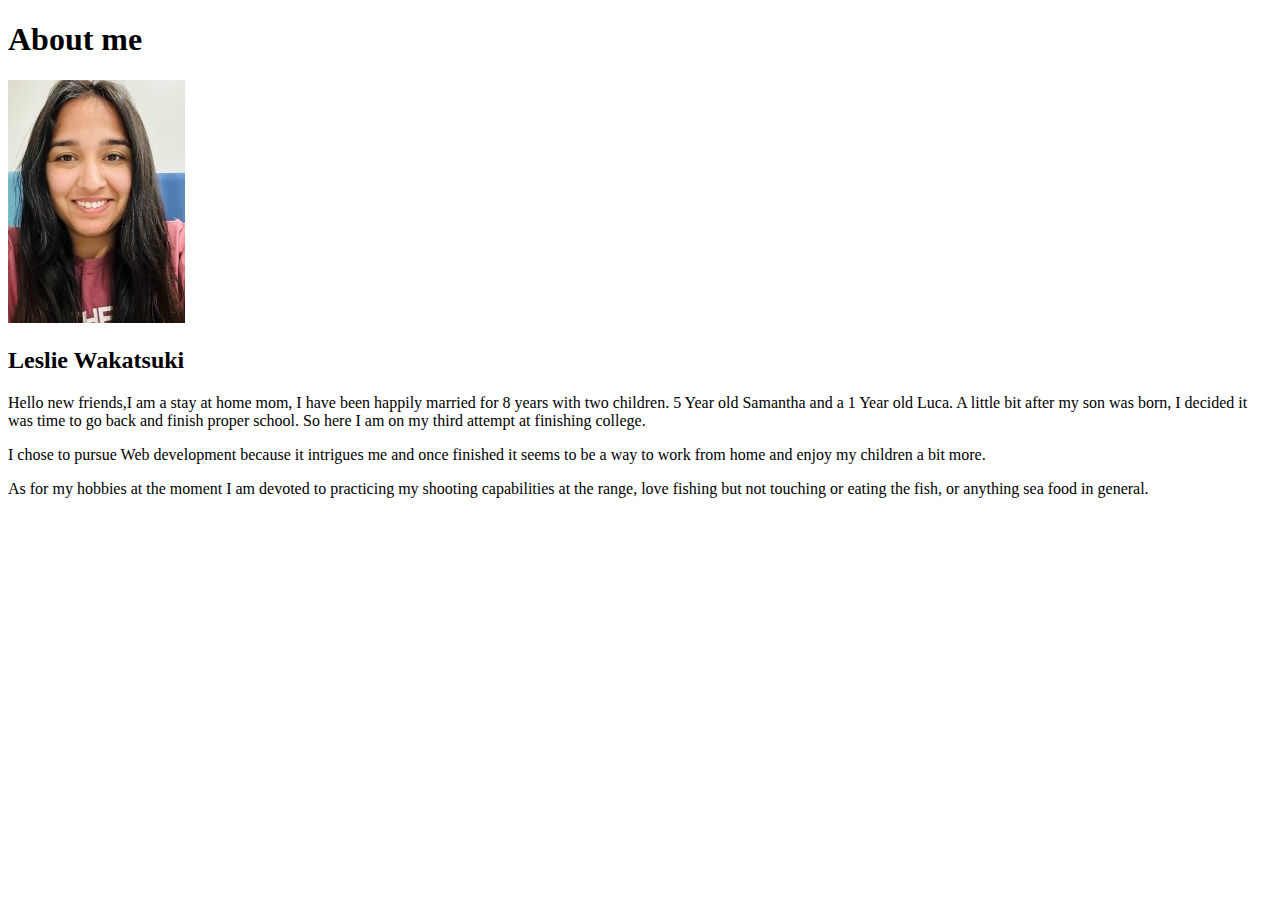
<file: aboutme/index.html>
<!DOCTYPE html>
<html lang="en">
<head>
    <meta charset="UTF-8">
    <meta http-equiv="X-UA-Compatible" content="IE=edge">
    <meta name="viewport" content="width=device-width, initial-scale=1.0">
    <title>Home Page</title>
</head>
<body>
  <h1>About me  </h1>
  <img src="images/mypic4.22.23yes.jpg" alt="image of me?">
  <h2> Leslie Wakatsuki </h2>  
  <p>Hello new friends,I am a stay at home mom, I have been happily married for 8 years with two children. 
    5 Year old Samantha and a 1 Year old Luca. A little bit after my son was born, 
    I decided it was time to go back and finish proper school.
    So here I am on my third attempt at finishing college. 
  </p> 
  <p>I chose to pursue Web development because it intrigues me 
    and once finished it seems to be a way to work from home and enjoy my children a bit more. </p>
  <p>As for my hobbies at the moment I am devoted to practicing my shooting capabilities at the range, 
    love fishing but not touching or eating the fish, or anything sea food in general.
  </p>
  
</body>

</html>
</file>
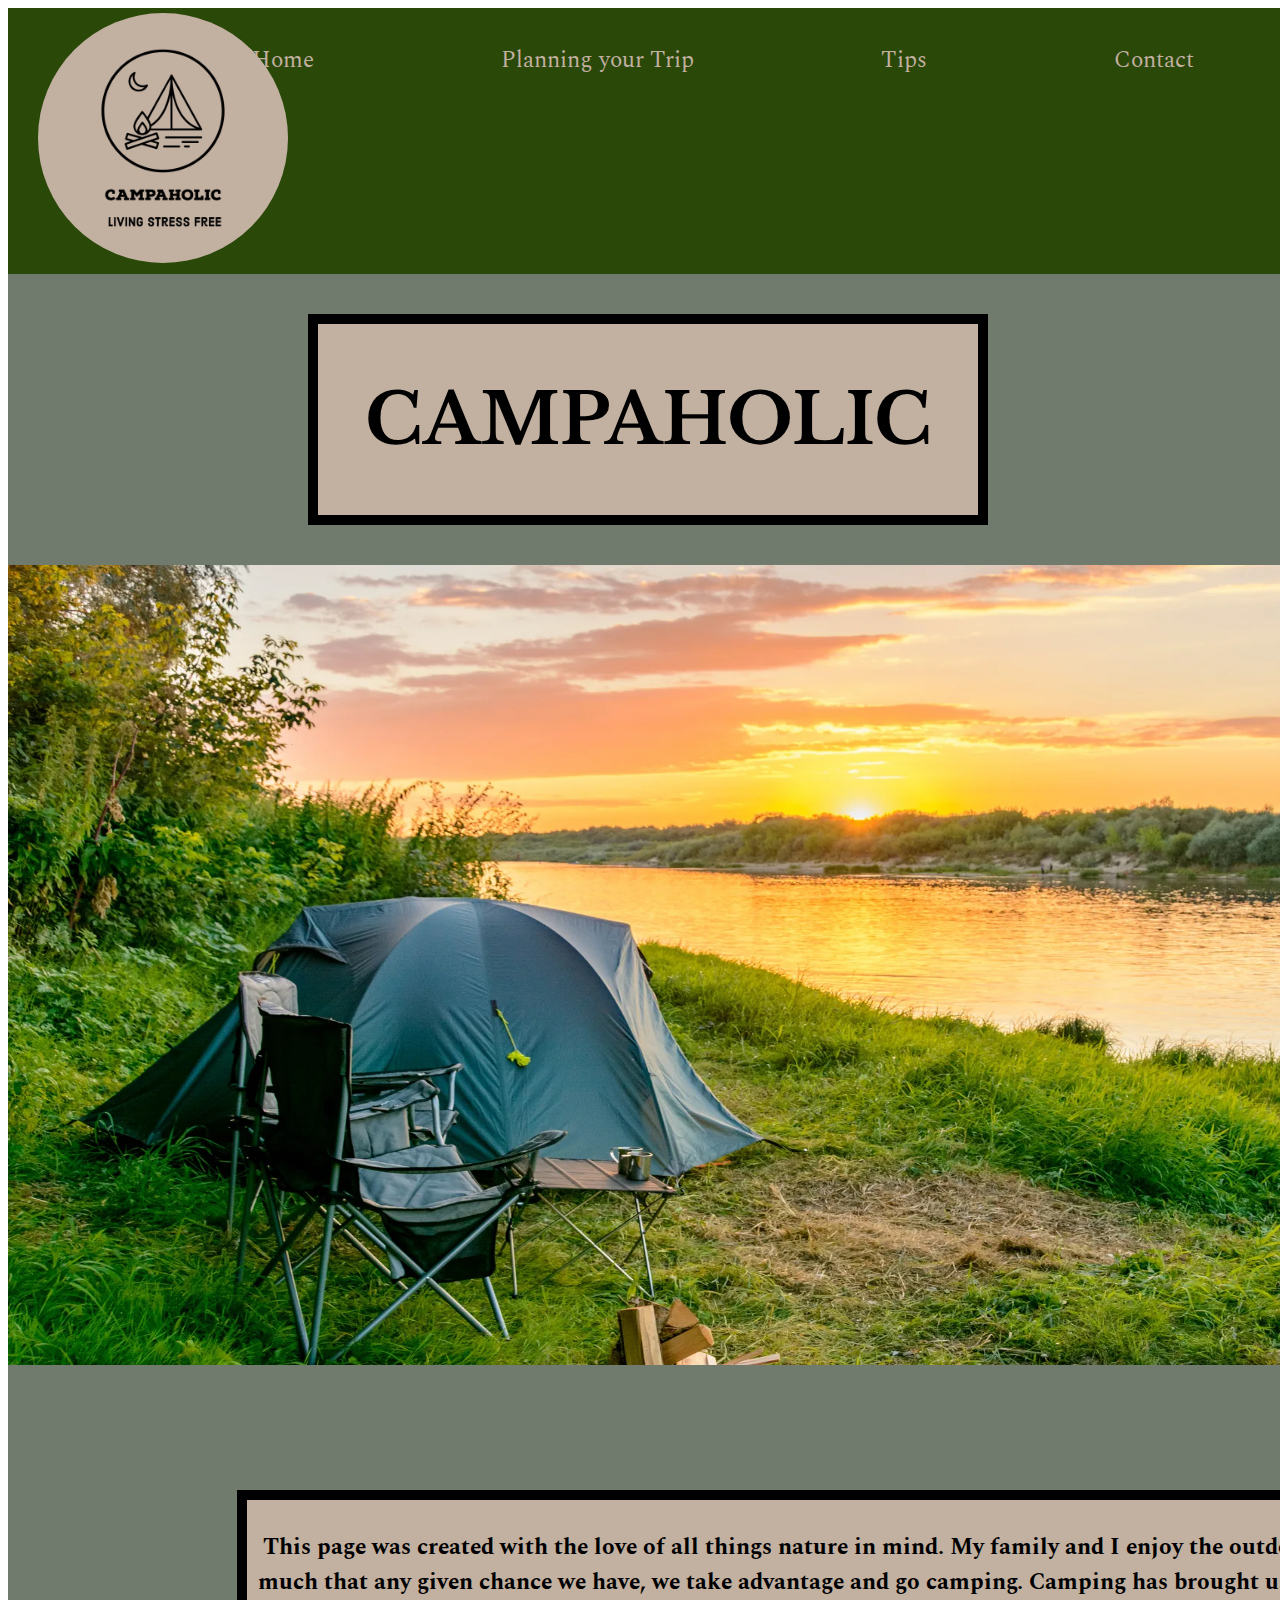
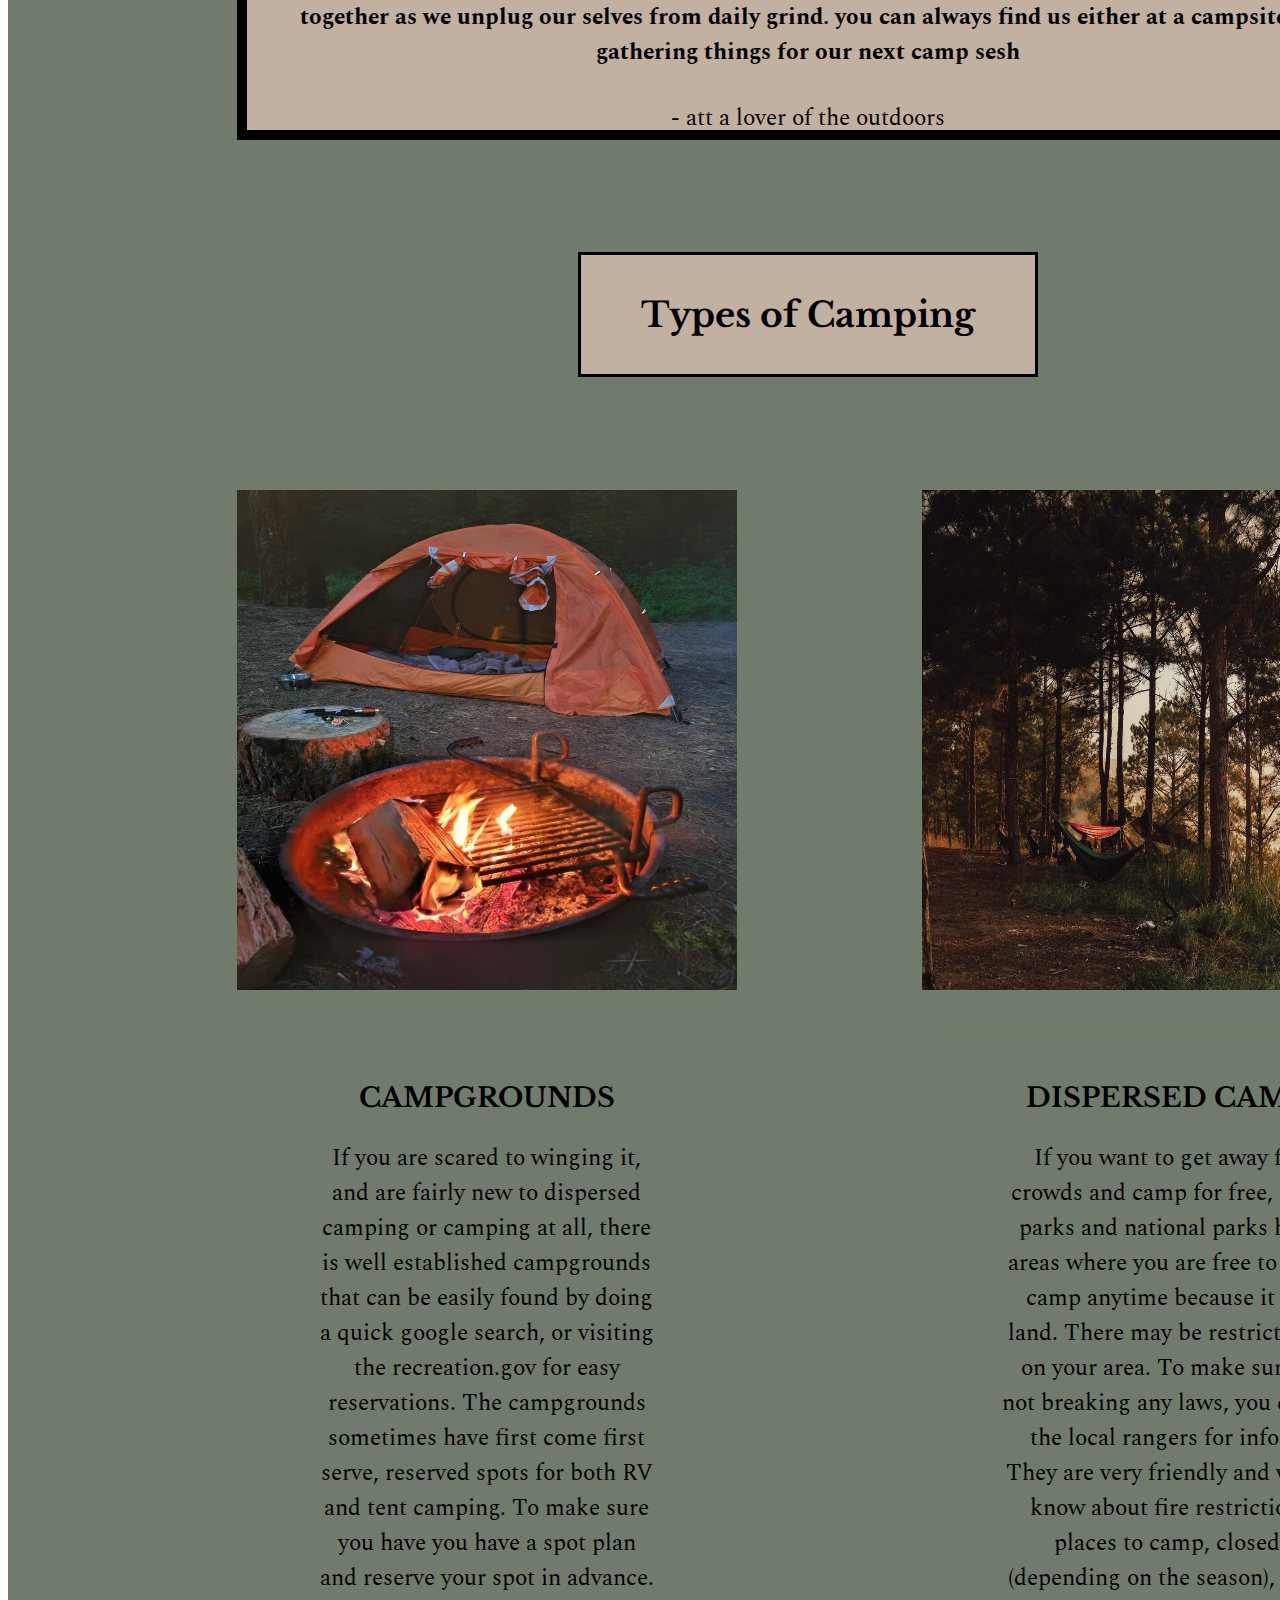
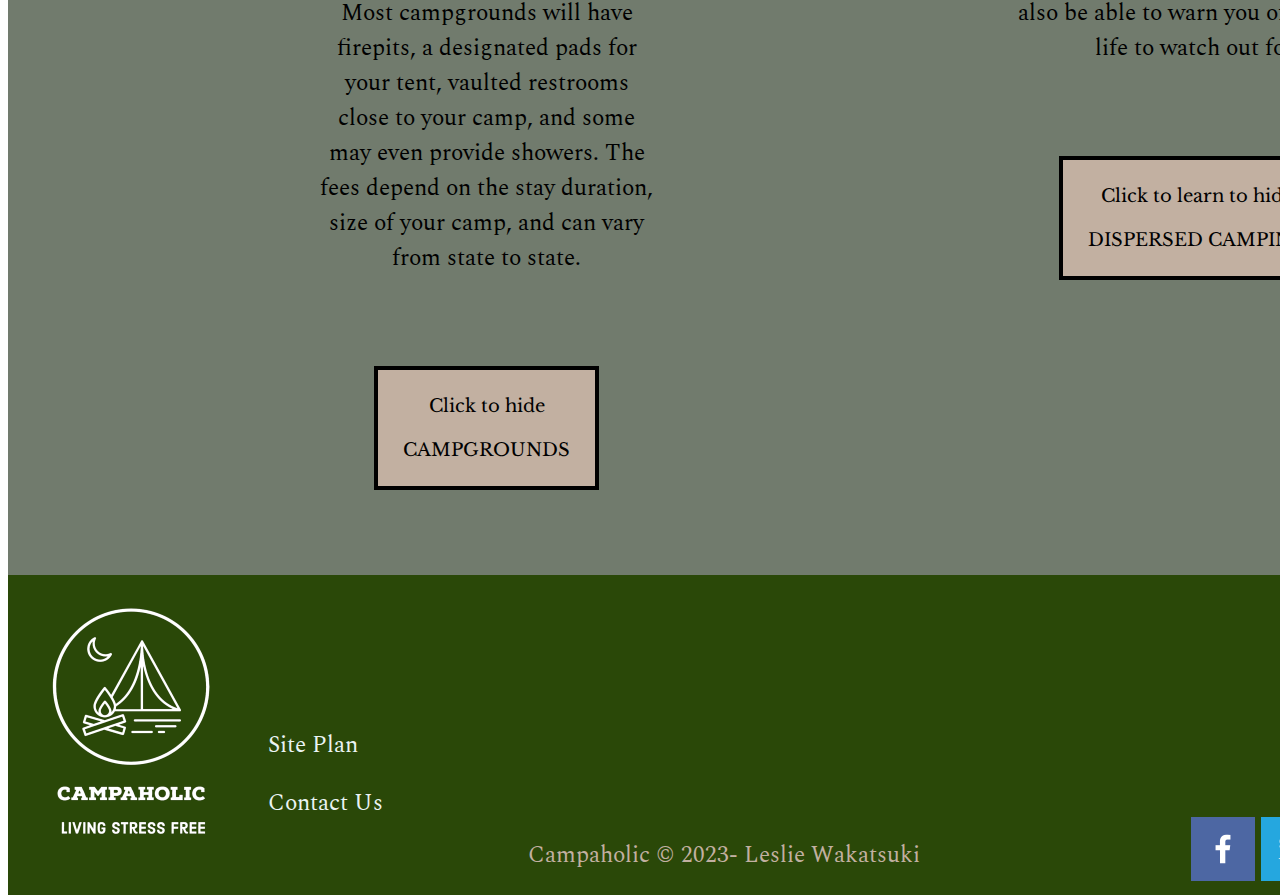
<file: campaholic/index.html>
<!DOCTYPE html>
<html lang="en">
<head>
    <meta charset="UTF-8">
    <meta name="viewport" content="width=device-width, initial-scale=1.0">
    <title>Campaholic</title>
    <link rel="stylesheet" href="styles/style.css">
   
</head>
<body>
    <div id="content">
        <header>
            <a id="logo_link" href="index.html">
                <img class="logo" src="images/campaholic-logos_black.png"   alt="campaholics logo">
            </a>
            <nav>
                <a href="index.html">Home</a>
                <a href="planning.html">Planning your Trip</a>
                <a href="tips.html">Tips</a>
                <a href="contactus.html">Contact</a>
            </nav>
        </header>
        
        <div id="home_title">
            <h1>CAMPAHOLIC</h1>
        </div>
        <main class="home_grid">    
            <img id="hero_image1" src="images/camp01.webp" alt="picture of a tent by a river">
            <section class="main_paragraph">
                <h4>This page was created with the love of all things nature in mind. 
                    My family and I enjoy the outdoors so much that any given chance we have, we take advantage and go camping. Camping has brought us closer together as we unplug our selves from daily grind. 
                    you can always find us either at a campsite or gathering things for our next camp sesh      </h4>
                <p>- att a lover of the outdoors</p>
            </section>
            <section id="camping_types_title">
                <h2>Types of Camping</h2>
            </section>
            <section id="campgrounds">
                <img id="campground_picture" src="images/rsz_pexels-kelly-thier-12913674.jpg" alt="tent and a contained bonefire.">
                <div id="myDIV" class="container">
                    <h3>CAMPGROUNDS</h3>
                    <p>If you are scared to winging it, and are fairly new to dispersed camping or camping at all, there is well established campgrounds that can be easily found by doing a quick google search, or visiting the recreation.gov for easy reservations. The campgrounds sometimes have first come first serve, reserved spots for both RV and tent camping. To make sure you have you have a spot plan and reserve your spot in advance.
                    Most campgrounds will have firepits, a designated pads for your tent, vaulted restrooms close to your camp, and some may even provide showers. 
                    The fees depend on the stay duration, size of your camp, and can vary from state to state. 
                    </p>
                </div>
                <button onclick="myFunction()">Click to hide <br> <br>CAMPGROUNDS</button> 
                
                <script>function myFunction() {
                    var x = document.getElementById("myDIV");
                    if (x.style.display === "none") {
                      x.style.display = "block";
                    } else {
                      x.style.display = "none";
                    }
                }
                </script>
                <!-- <img id="campground_picture" src="images/rsz_pexels-kelly-thier-12913674.jpg" alt="tent and a contained bonefire."> -->
            </section>
            <section id="dispersed_camping">
                <img id="dispersed_camping_picture" src="images/rsz_2pexels-dương-nhân-3413310.jpg" alt="picture of some woods with a far off tent and a Hammock">
                <div id="myDiv" class="container">
                    <h3>DISPERSED CAMPING</h3>
                    <p>If you want to get away from the crowds and camp for free, most state parks and national parks have open areas where you are free to set up and camp anytime because it is public land. There may be restrictions based on your area. To make sure you are not breaking any laws, you can contact the local rangers for information. They are very friendly and will let you know about fire restrictions, best places to camp, closed roads (depending on the season), and they’ll also be able to warn you of any wild life to watch out for.</p>
                </div>
                <button onclick="myFunction2()">Click to learn to hide <br> <br>DISPERSED CAMPING</button>
                <script>function myFunction2() {
                    var x = document.getElementById("myDiv");
                    if (x.style.display === "none") {
                      x.style.display = "block";
                    } else {
                      x.style.display = "none";
                    }
                }
                </script>
                <!-- <img id="dispersed_camping_picture" src="images/rsz_2pexels-dương-nhân-3413310.jpg" alt="picture of some woods with a far off tent and a Hammock"> -->
            </section>
        </main> 
        
        <!-- footer -->
        <footer>
            <img class= "logo1" src="images/campaholic-logos_white.png" alt="campaholic logo">
            <div class="menu">
                <p><a href="site-plan.html">Site Plan</a></p>
                <p><a href="contactus.html">Contact Us</a></p>
            </div>
            <div class="created_by">
                <p> Campaholic &copy; 2023- Leslie Wakatsuki</p>
            </div>
            <div class="social"> 
                <a href="https://facebook.com" target="_blank">
                    <img src="images/facebook.png" alt="facebook">
                </a>
                <a href="https://twitter.com" target="_blank">
                    <img src="images/twitter.png" alt="twitter icon">
                </a>
                <a href="https://instagram.com" target="_blank">
                    <img src="images/instagram.png" alt="instagram icon">
                </a>
            </div>
        </footer>
    </div>    
</body>
</html>
</file>
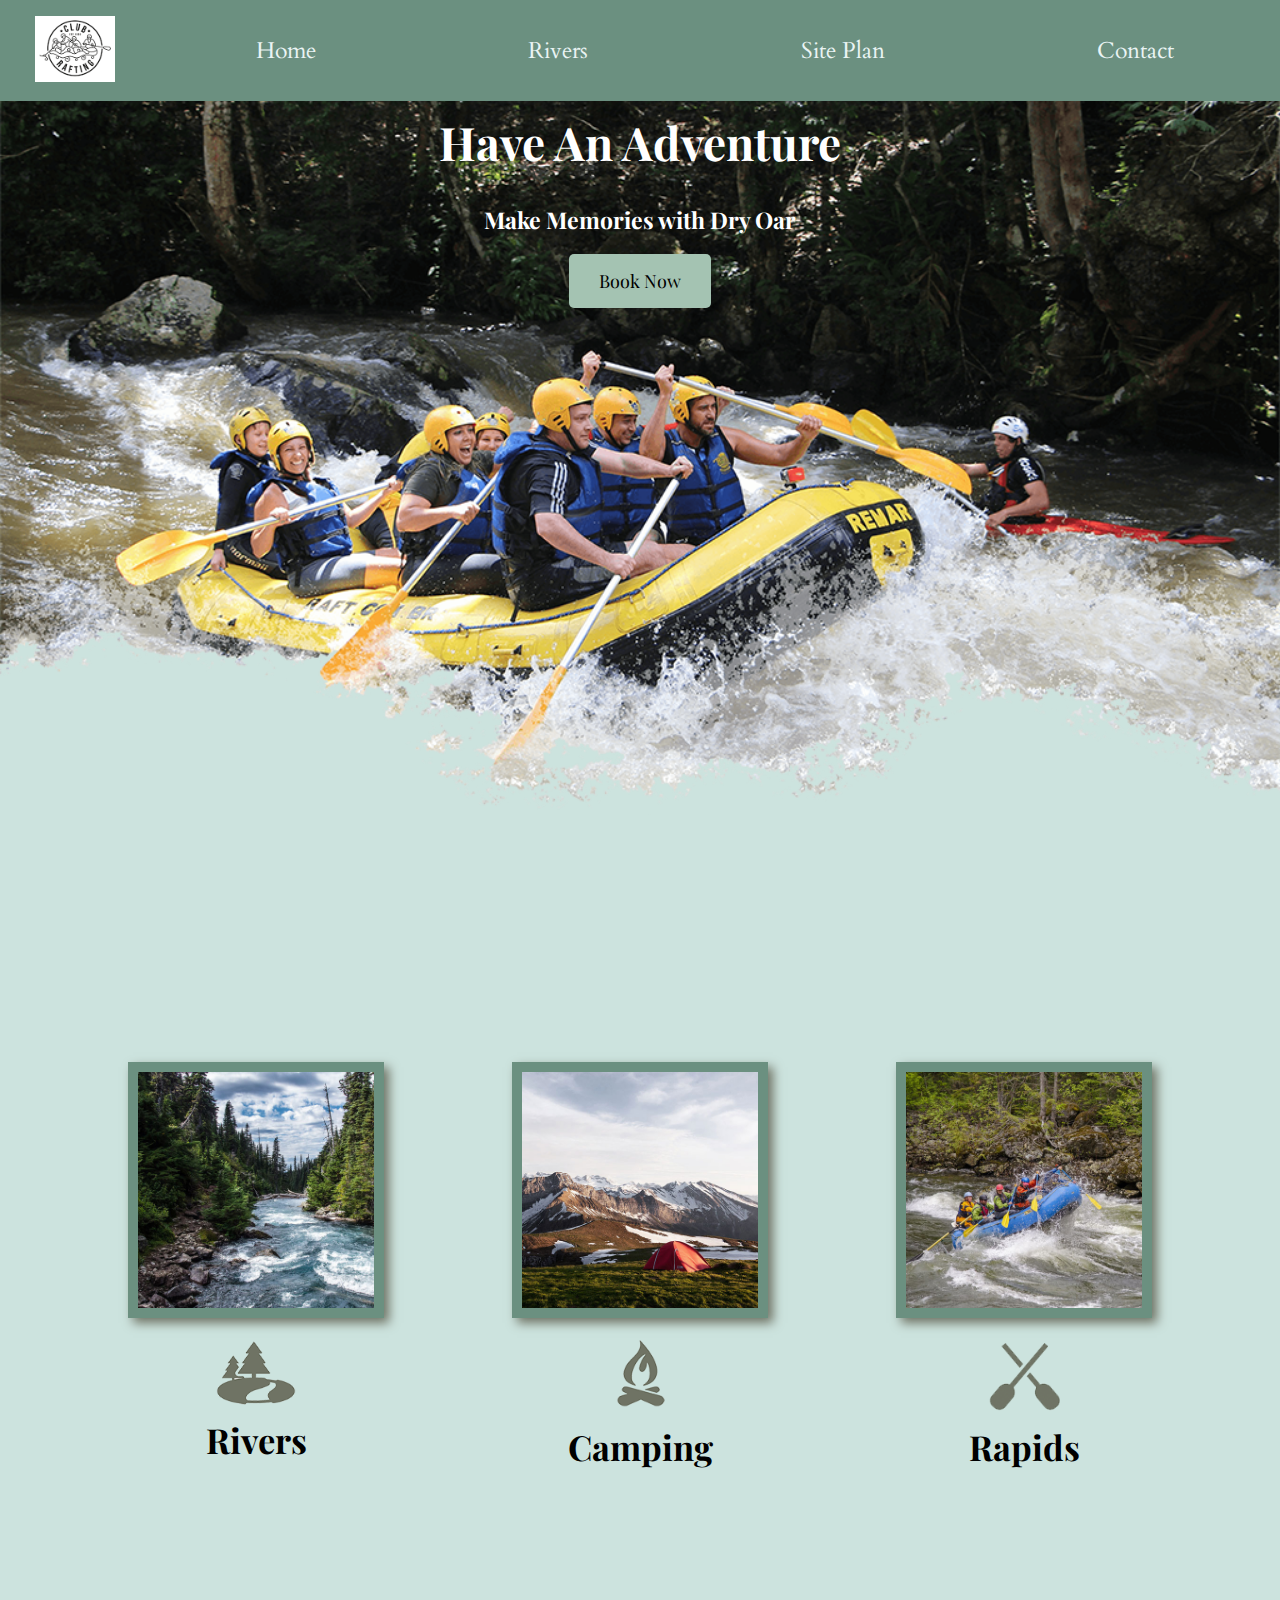
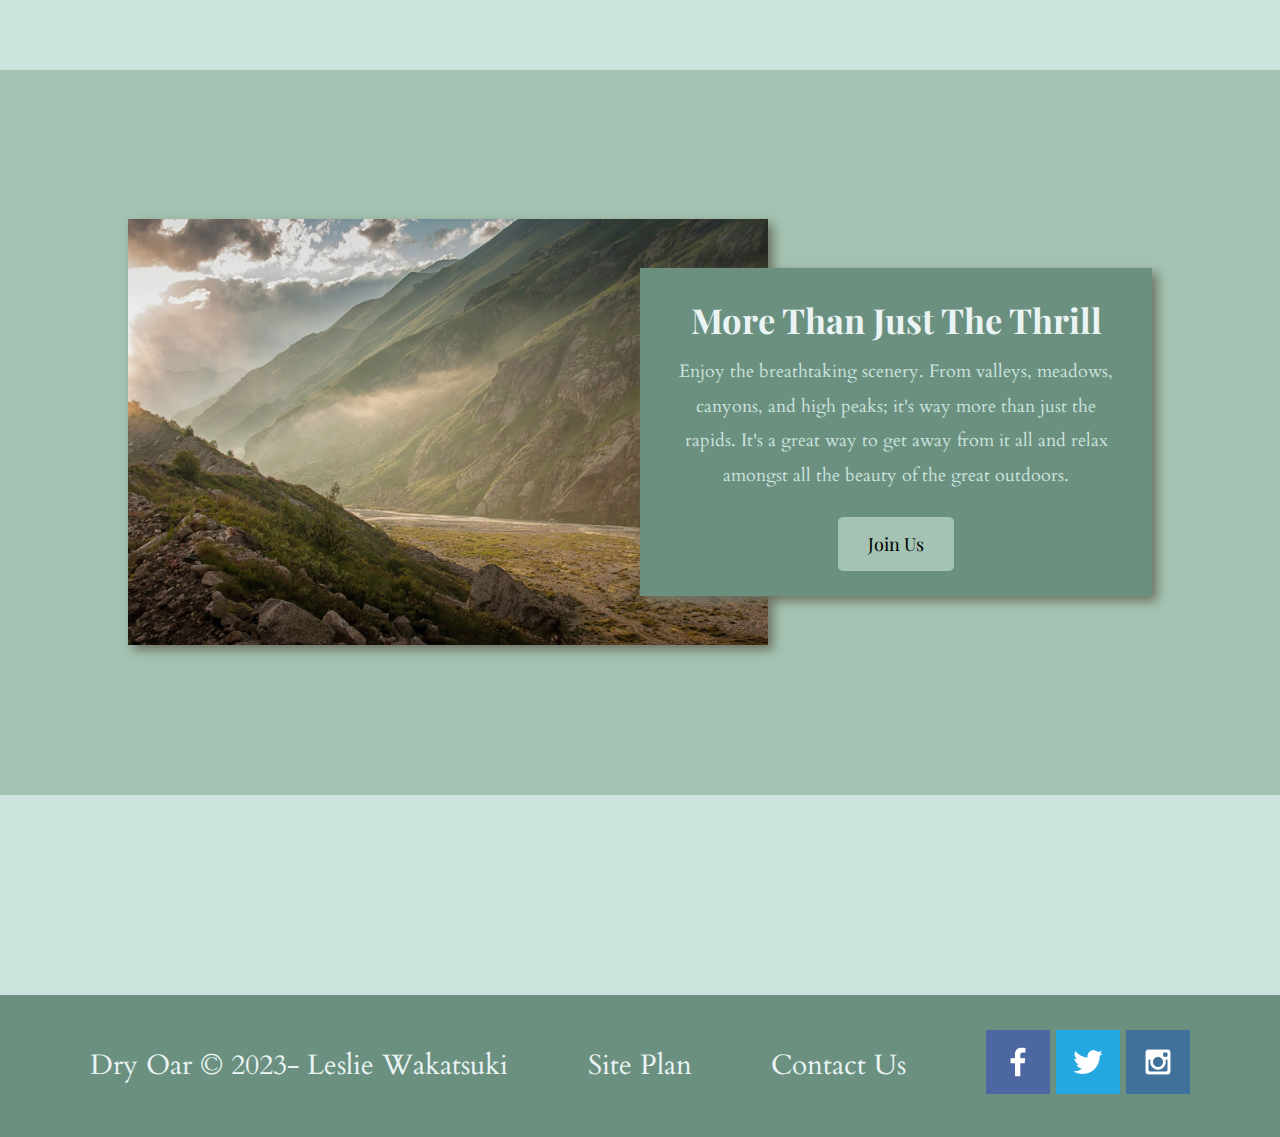
<file: wwr/index.html>
<!DOCTYPE html>
<html lang="en">
<head>
    <meta charset="UTF-8">
    <meta http-equiv="X-UA-Compatible" content="IE=edge">
    <meta name="viewport" content="width=device-width, initial-scale=1.0">
    <title> Whitewater Rafting Vacations | Dry Oar Boating | Home </title>
    <link rel="stylesheet" href="styles/style.css">
</head>
<body>
    <div id="content">
        <header>
            <a id="logo_link" href="index.html">
                <img class="logo" src="images/joeswaterrafting.png" alt="dry oar logo" >
            </a>
            <nav>
                <a href="index.html"> Home </a>
                <a href="rivers.html"> Rivers </a>
                <a href="site-plan-rafting.html"> Site Plan </a>
                <a href="contactus.html"> Contact </a>
            </nav>
        </header>
        <div id="hero">
            <div id="hero-box">
                <img id="hero_img" src="images/hero.png" alt="People enjoying rafting">
            </div>
            <section id="hero-msg">
                <h1 class="home_title">Have An Adventure</h1>
                <h4>Make Memories with Dry Oar</h4>
                <div class="button-box">
                    <a class="book"    href="contactus.html">Book Now</a>
                </div>
            </section>
        </div>
        <main class="home-grid">
            <section class="rivers-card">
                <img class="card-img" src="images/rivers.jpg" alt="river in forest">
                <img class="icon" src="images/river_icon.png" alt="river icon">
                <h2>Rivers</h2>
            </section>
            <section class="camping-card">
                <img class="card-img" src="images/camping.jpg" alt="tent in mountains">
                <img class="icon" src="images/fire_icon.png" alt="fire icon">
                <h2>Camping</h2>
            </section>
            <section class="rapids-card">
                <img class="card-img" src="images/rapids.jpg" alt="rafting boat">
                <img class="icon" src="images/oars.png" alt="oars icon">
                <h2>Rapids</h2>
            </section>
            <div id="background"></div>
            <img class="mountains" src="images/mountains.jpg" alt="Misty mountains">
            <section class="msg">
                <h2>More Than Just The Thrill</h2>
                <p>Enjoy the breathtaking scenery. From valleys, meadows, canyons, and high peaks; it's way more than just the rapids. It's a great way to get away from it all and relax amongst all the beauty of the great outdoors. </p>
                <a class="join" href="rivers.html">Join Us</a>
            </section>
        </main>
        <footer>
            <p>Dry Oar &copy; 2023- Leslie Wakatsuki</p>
            <p><a href="site_plan_rafting.html">Site Plan</a></p>
            <p><a href="contactus.html">Contact Us</a></p>
            <div class="Social"> 
                <a href="https://facebook.com" target="_blank">
                    <img src="images/facebook.png" alt="fb icon">
                </a>
                <a href="https://twitter.com" target="_blank">
                    <img src="images/twitter.png" alt="twitter icon">
                </a>
                <a href="https://instagram.com" target="_blank">
                    <img src="images/instagram.png" alt="instagram icon">
                </a>
            </div>
        </footer>
    </div>
</body>
</html>
</file>
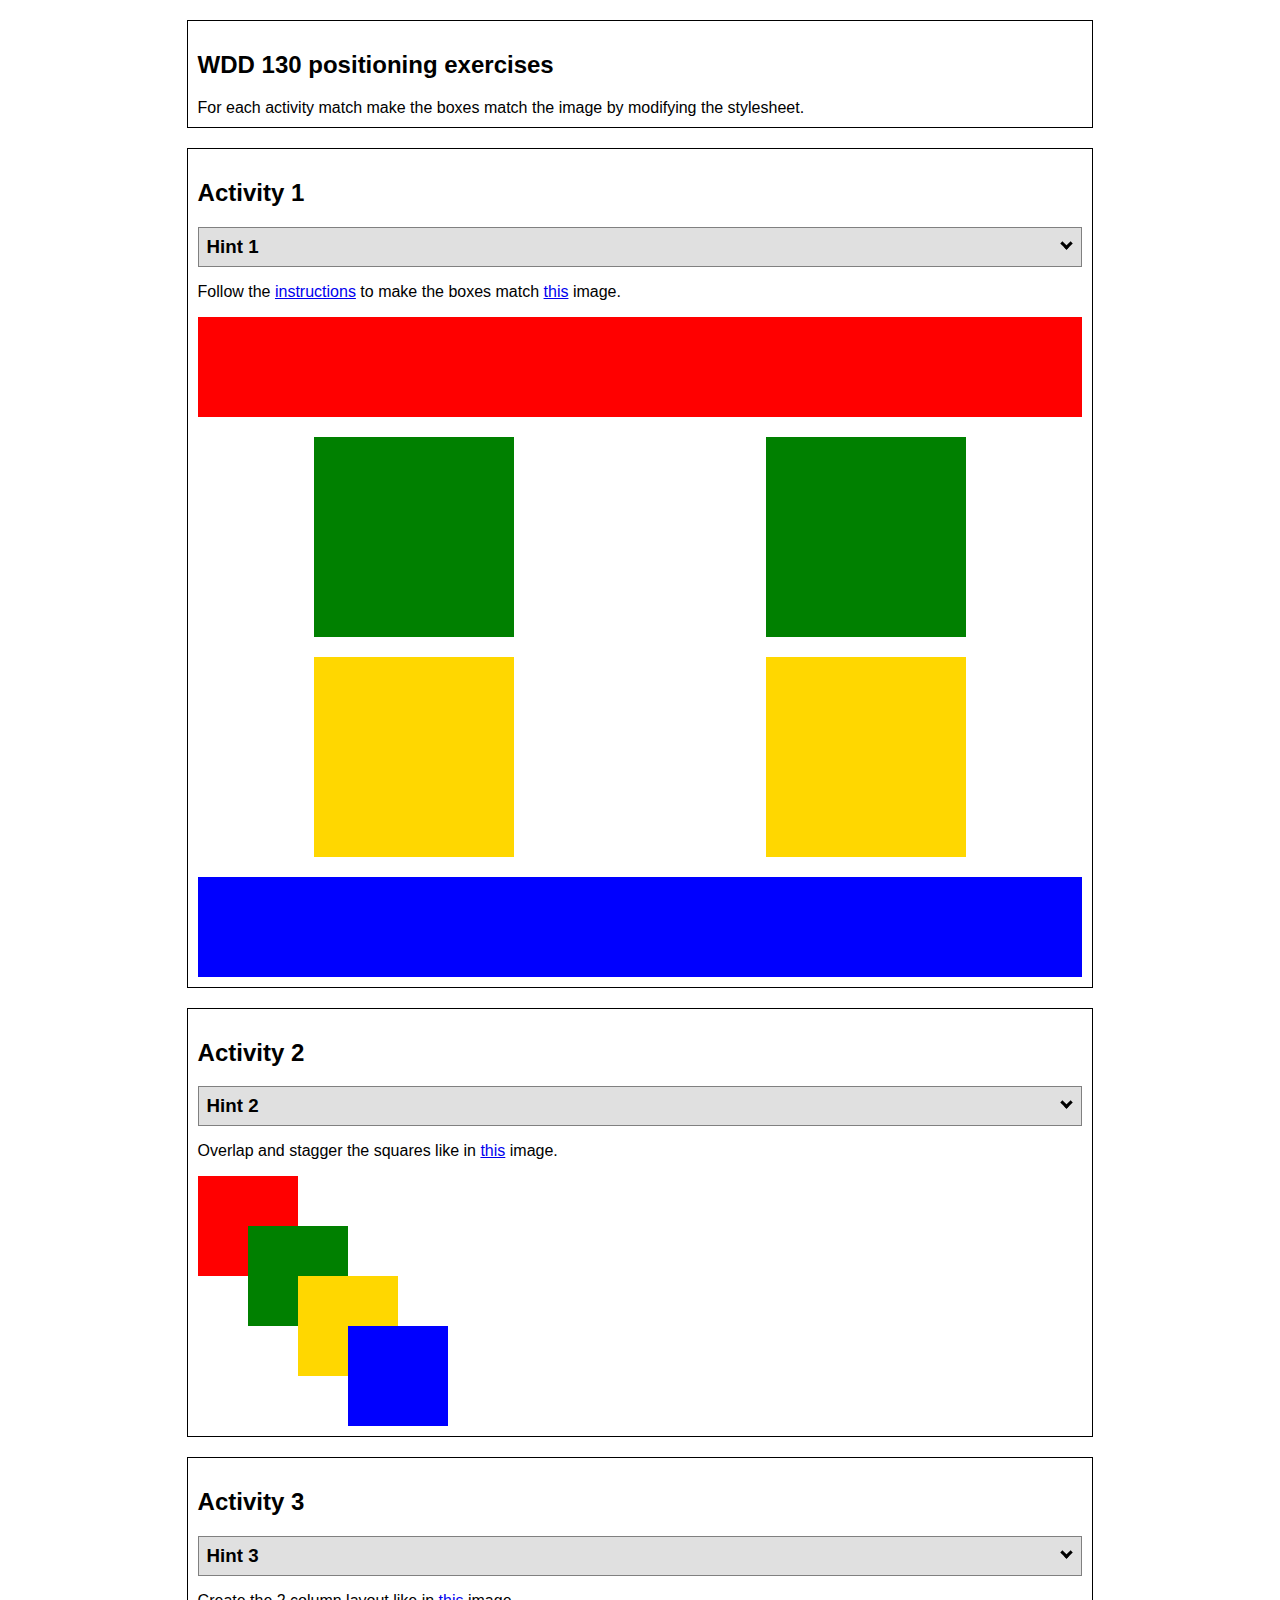
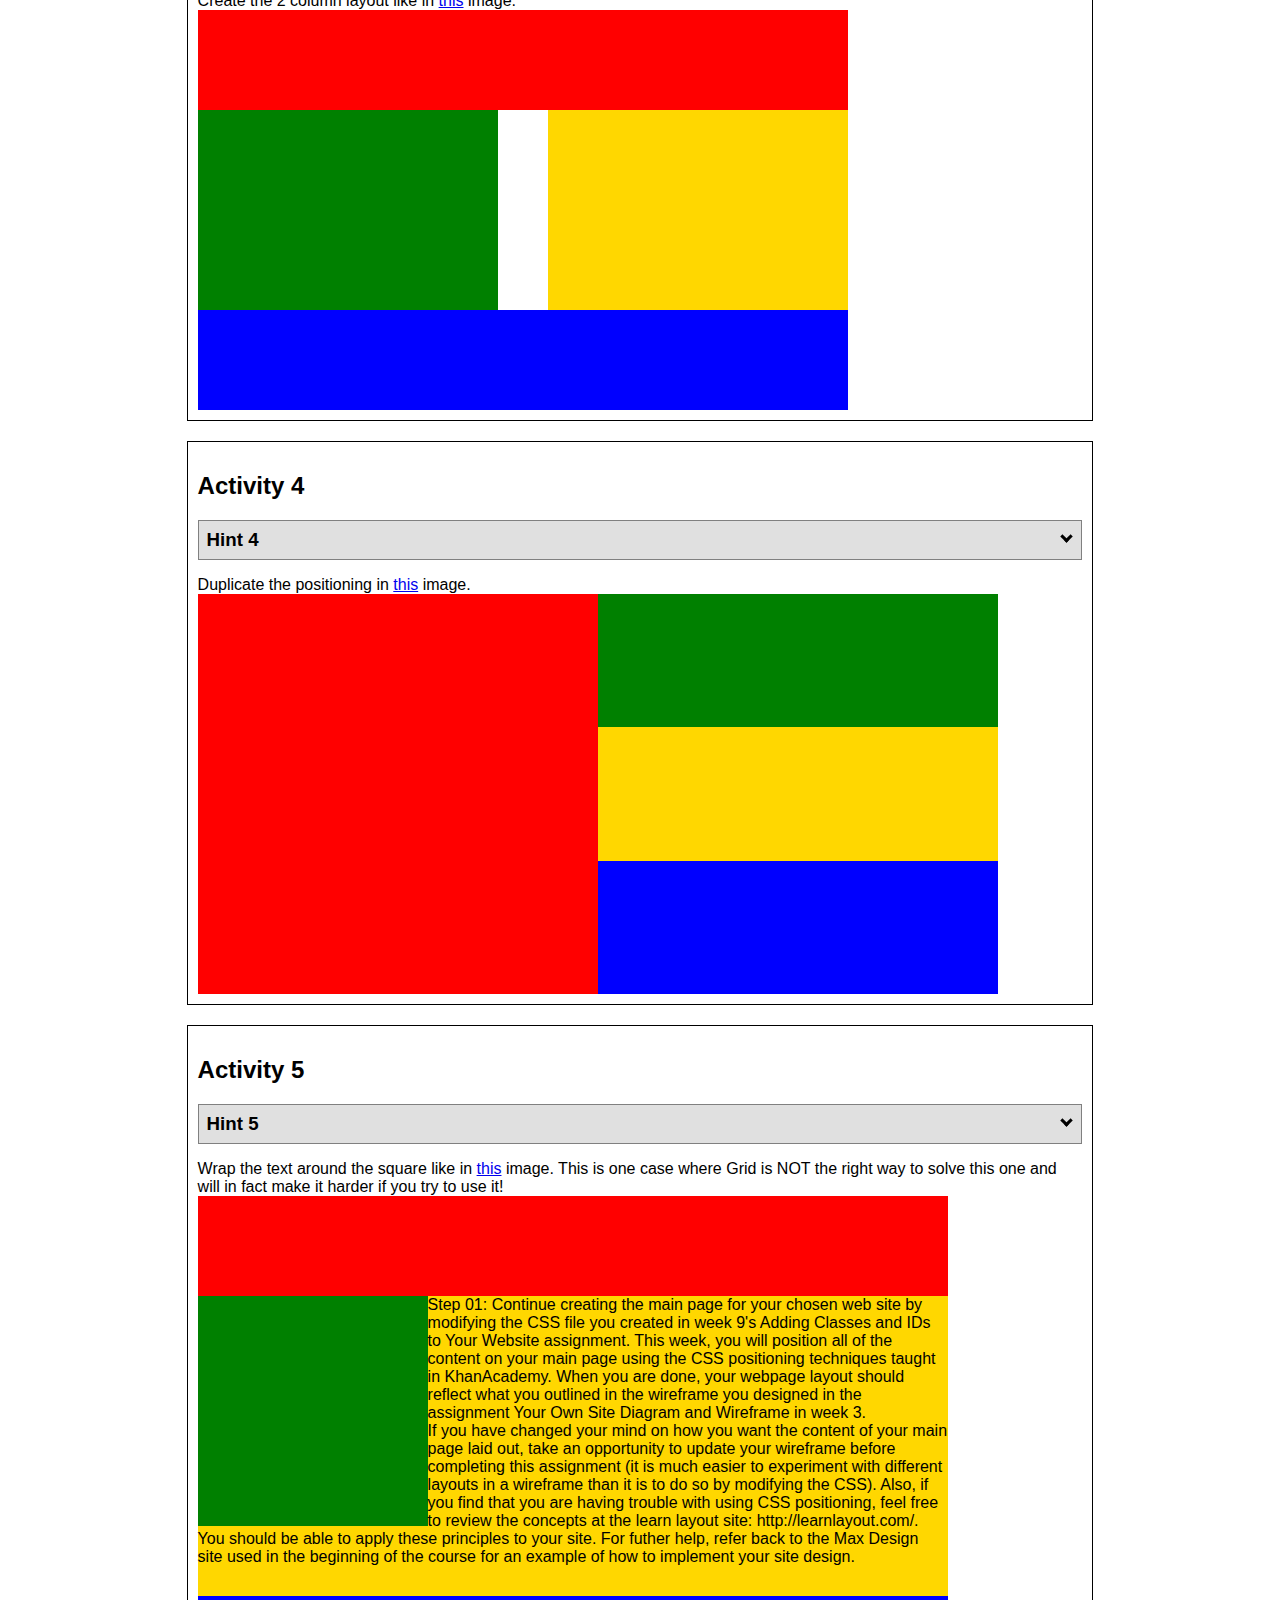
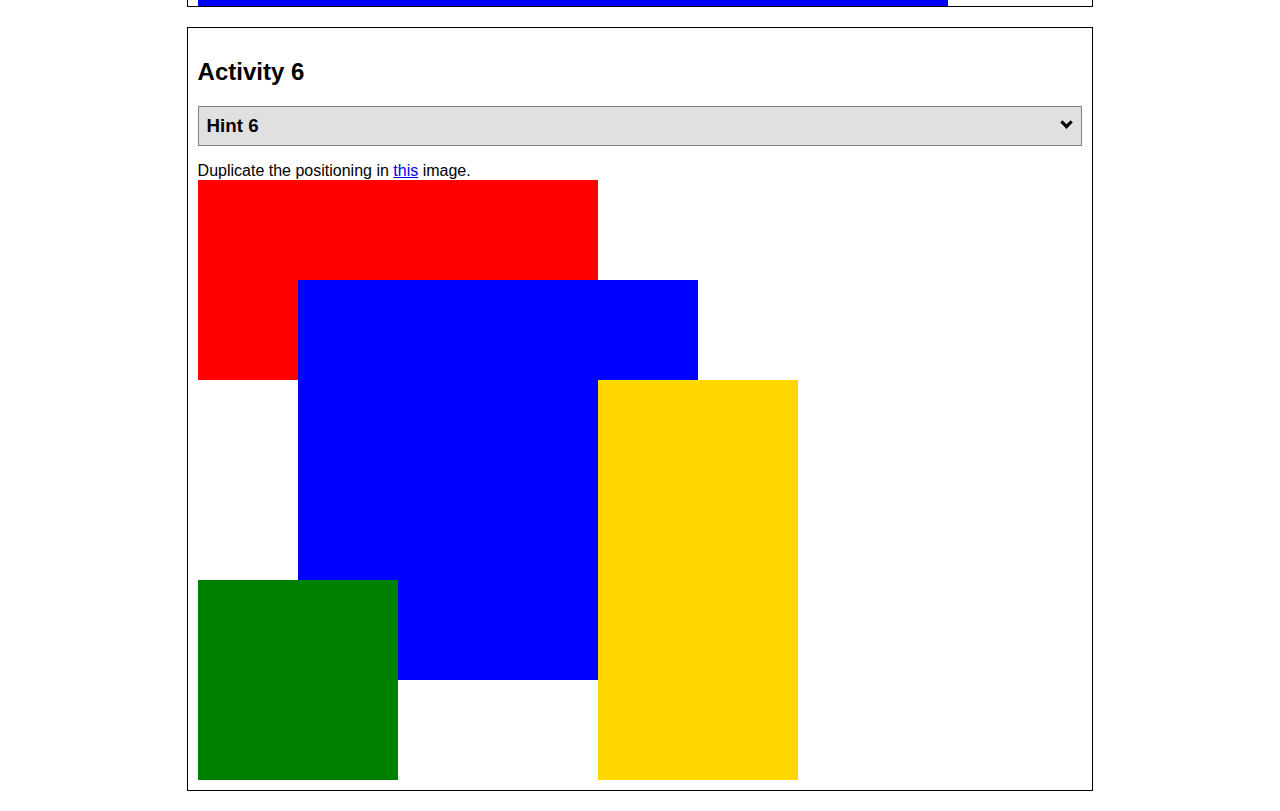
<file: positioning.html>
<!DOCTYPE html>
<html lang="en">
  <head>
    <!-- HTML - Name: positioning.html -->
    <title>Positioning Activity</title>
    <link rel="stylesheet" type="text/css" href="positionstyles.css" />
  </head>
  <body>
    <div class="activity">
      <h2>WDD 130 positioning exercises</h2>
      For each activity match make the boxes match the image by modifying the stylesheet.</div>
    <div class="activity">
      <h2>Activity 1</h2>
      <section class="hint"><input type="checkbox" ><i></i> <h3>Hint 1</h3><div><p>Check out the <a href="https://byui-wdd.github.io/wdd130/activities/w06-css-positioning.html" target="_blank">activity instructions</a> in Ilearn!</p></div></section>
      <p>Follow the <a href="https://byui-wdd.github.io/wdd130/activities/w06-css-positioning.html" target="_blank">instructions</a> to make the boxes match  <a href="https://byui-wdd.github.io/wdd130/images/example1.png" target="_blank">this</a> image.</p>
      <div class="content1" >
        <div class="red1" ></div>
        <div class="green1" ></div>
        <div class="green1" ></div>
        <div class="yellow1"></div>
        <div class="yellow1"></div>
        <div class="blue1"></div>
      </div>
    </div>
    <div class="activity">
      <h2>Activity 2</h2>
      <section class="hint"><input type="checkbox" > <h3>Hint 2</h3><i></i><div>
      <ul>
      <li>grid-template-columns: 50px 50px 50px 50px 50px </li></ul></div></section>
      <p>Overlap and stagger the squares like in <a href="https://byui-wdd.github.io/wdd130/images/example2.png" target="_blank">this</a> image.</p>
      <div class="content2" >
        <div class="red2" ></div>
        <div class="green2" ></div>
        <div class="yellow2"></div>
        <div class="blue2"></div>
      </div>
    </div>
    <div class="activity">
      <h2>Activity 3</h2>
      <section class="hint"><input type="checkbox" > <h3>Hint 3</h3><i></i><div><p>This one is going to be best solved with CSS Grid. Remember to make the boxes the right width first...then start moving them around. </p><h4>Properties used:</h4><ul><li>display:grid;</li><li>grid-template-columns:</li><li>grid-column-gap:</li>
        <li>grid-column:</li>  </ul></div></section>
      Create the 2 column layout like in <a href="https://byui-wdd.github.io/wdd130/images/example3.png" target="_blank">this</a>  image.
      <div class="content3" >
        <div class="red3" ></div>
        <div class="green3" ></div>
        <div class="yellow3"></div>
        <div class="blue3"></div>
      </div>
    </div>
    <div class="activity">
      <h2>Activity 4</h2>
      <section class="hint"><input type="checkbox" > <h3>Hint 4</h3><i></i><div><p>For the others we have been primarily concerned with width. For this one you will need to adjust height as well. </p><h4>Properties used:</h4><ul><li>display:grid;</li><li>grid-template-columns:</li><li>grid-row:</li></ul></div></section>
      Duplicate the positioning in <a href="https://byui-wdd.github.io/wdd130/images/example4.png" target="_blank">this</a> image. 
      <div class="content4" >
        <div class="red4" ></div>
        <div class="green4" ></div>
        <div class="yellow4"></div>
        <div class="blue4"></div>
      </div>
    </div>

    <div class="activity">
      <h2>Activity 5</h2>
      <section class="hint"><input type="checkbox" > <h3>Hint 5</h3><i></i><div><p>Grid is <strong>not</strong> the right way to do this.  In fact there is only one way to really do that...and that is with float. Remember that we float the thing we want the text to wrap around.  Also remember to start by making all the shapes the right size and shape.</p><h4>Properties used:</h4><ul><li>float: left;</li></ul></div></section>
      Wrap the text around the square like in <a href="https://byui-wdd.github.io/wdd130/images/example5.png" target="_blank">this</a> image. This is one case where Grid is NOT the right way to solve this one and will in fact make it harder if you try to use it!
      <div class="content5" >
        <div class="red5" ></div>
        <div class="green5" ></div>
        <div class="yellow5">Step 01: Continue creating the main page for your chosen web site by modifying the CSS file you created in week 9's Adding Classes and IDs to Your Website assignment. This week, you will position all of the content on your main page using the CSS positioning techniques taught in KhanAcademy. When you are done, your webpage layout should reflect what you outlined in the wireframe you designed in the assignment Your Own Site Diagram and Wireframe in week 3. <br />
          If you have changed your mind on how you want the content of your main page laid out, take an opportunity to update your wireframe before completing this assignment (it is much easier to experiment with different layouts in a wireframe than it is to do so by modifying the CSS). Also, if you find that you are having trouble with using CSS positioning, feel free to review the concepts at the learn layout site: http://learnlayout.com/. You should be able to apply these principles to your site. For futher help, refer back to the Max Design site used in the beginning of the course for an example of how to implement your site design.</div>
        <div class="blue5"></div>
      </div>
    </div>
    <div class="activity">
      <h2>Activity 6</h2>
      <section class="hint"><input type="checkbox" > <h3>Hint 6</h3><i></i><div><p>This one is all about visualizing the grid behind the layout. If you are having a hard time doing that first: all the sizes are even multiples of 100, and second here is another example with the lines drawn: <a href="https://byui-wdd.github.io/wdd130/images/example6-hint.png" target="_blank">example 6 with lines</a>. For this one you will find it easiest if you use px for the column width. You can also use <kbd>z-index</kbd> to control the element layering.    </p><h4>Properties used:</h4><ul><li>display:grid;</li><li>grid-template-columns:</li><li>grid-column:</li><li>grid-row:</li><li><a href="https://www.w3schools.com/cssref/pr_pos_z-index.asp" target="_blank">z-index:</a></li></ul></div></section>
      Duplicate the positioning in <a href="https://byui-wdd.github.io/wdd130/images/example6.png" target="_blank">this</a> image.
      <div class="content6" >
        <div class="red6" ></div>
        <div class="green6" ></div>
        <div class="yellow6"></div>
        <div class="blue6"></div>
      </div>
    </div>
  </body>
</html>
</file>
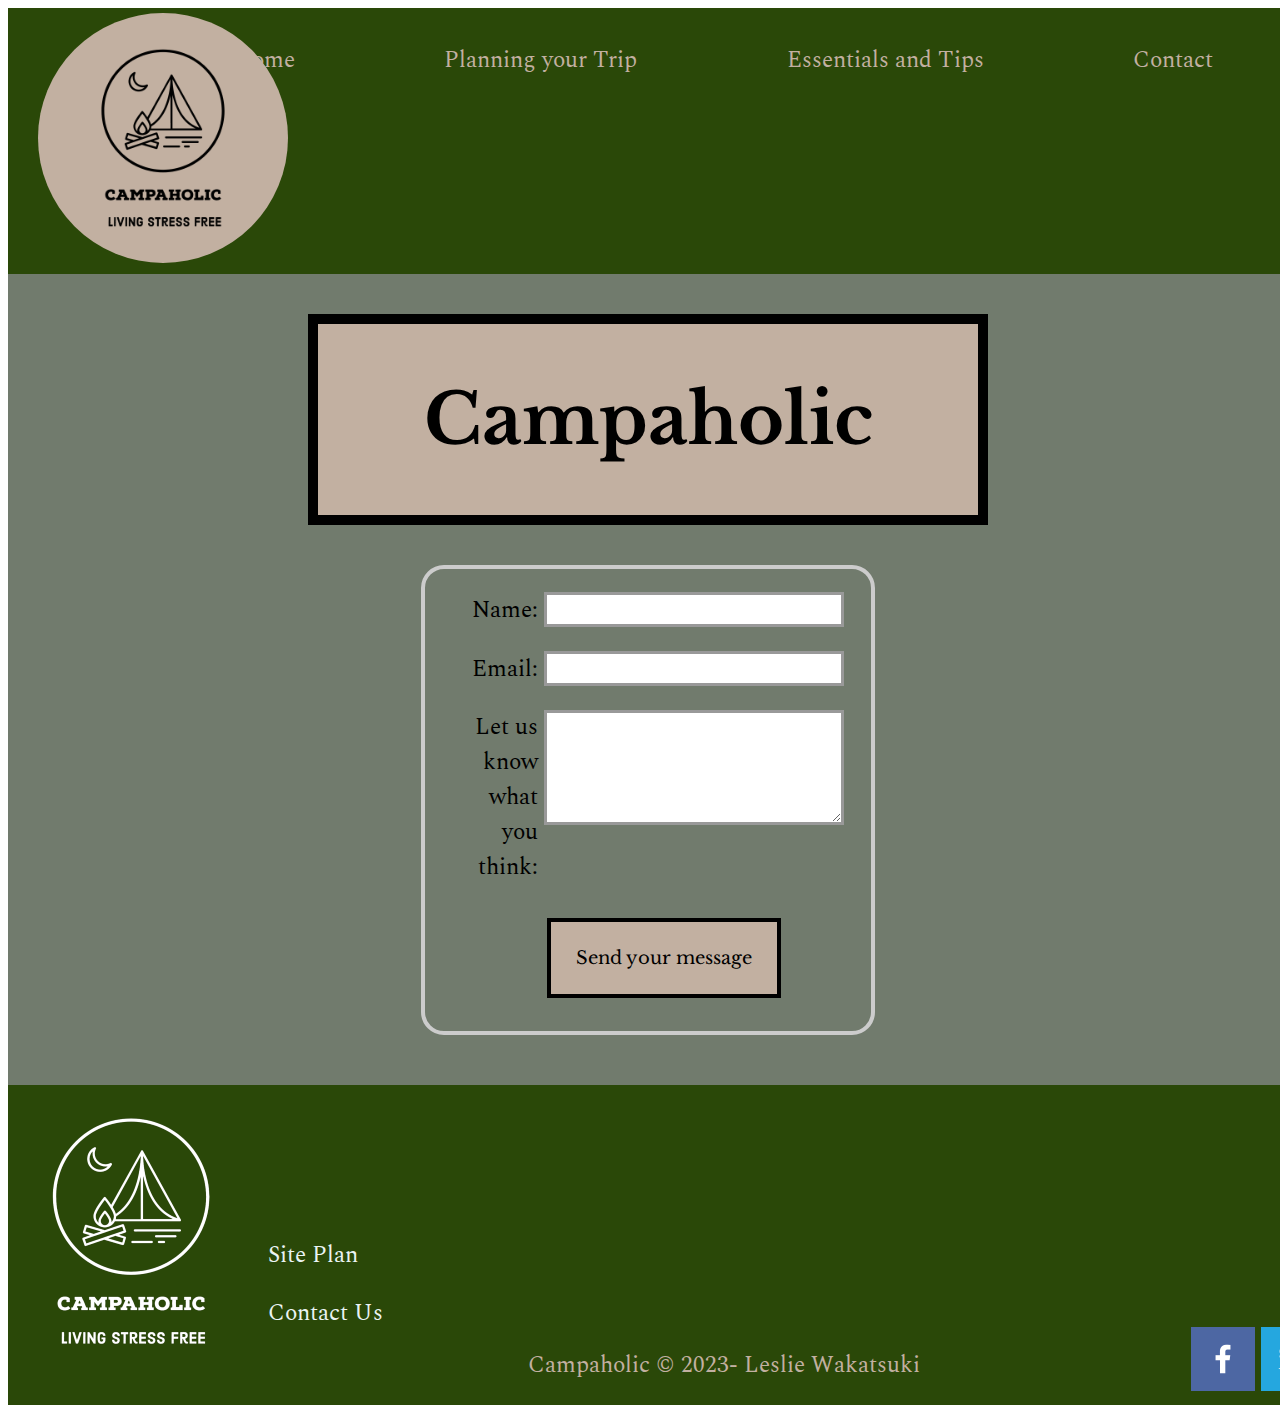
<file: campaholic/contactus.html>
<!DOCTYPE html>
<html lang="en">
<head>
    <meta charset="UTF-8">
    <meta name="viewport" content="width=device-width, initial-scale=1.0">
    <title>Contact </title>
    <link rel="stylesheet" href="styles/style.css">
    <style>
        form {
    /* Center the form on the page */
    margin: 0 auto;
    margin-bottom: 50px;
    width: 400px;
    /* Form outline */
    padding: 1em;
    border: 4px solid #ccc;
    border-radius: 1em;
  }
  
  ul {
    list-style: none;
    padding: 0;
    margin: 0;
  }
  
  form li + li {
    margin-top: 1em;
  }
  
  label {
    /* Uniform size & alignment */
    display: inline-block;
    width: 90px;
    text-align: right;
  }
  
  input,
  textarea {
    /* To make sure that all text fields have the same font settings
       By default, textareas have a monospace font */
    font: 1em sans-serif;
  
    /* Uniform text field size */
    width: 300px;
    box-sizing: border-box;
  
    /* Match form field borders */
    border: 3px solid #999;
  }
  
  input:focus,
  textarea:focus {
    /* Additional highlight for focused elements */
    border-color: #000;
  }
  
  textarea {
    /* Align multiline text fields with their labels */
    vertical-align: top;
  
    /* Provide space to type some text */
    height: 5em;
  }
  
  .button {
    /* Align buttons with the text fields */
    padding-left: 90px; /* same size as the label elements */
  }
  
  button {
    /* This extra margin represent roughly the same space as the space
       between the labels and their text fields */
    margin-left: 0.5em;
  }
  
  #feedback{
      background-color: antiquewhite;
      position:absolute;
      top:0;
      left:0;
      padding: .5em;
      /*make this element invisible until we are ready for it */
      display:none;
  }
  .moveDown{
      margin-top: 3em;
  }
    
      </style>
</head>
<body>
    <div id="content">
        <header>
            <a id="logo_link" href="index.html">
                <img class="logo" src="images/campaholic-logos_black.png" width="250px" height="250px" alt="campaholics logo">
            </a>
            <nav>
                <a href="index.html">Home</a>
                <a href="planning.html">Planning your Trip</a>
                <a href="tips.html">Essentials and Tips</a>
                <a href="contactus.html">Contact</a>
            </nav>
        </header>
        <div id="home_title">
            <h1>Campaholic</h1>
        </div>
        <main>
        <div id="feedback"></div>
        <form action="/my-handling-form-page" method="post">
            <ul>
                <li>
                    <label for="name">Name:</label>
                    <input type="text" id="name" name="user_name" />
                </li>
                <li>
                    <label for="mail">Email:</label>
                    <input type="email" id="mail" name="user_email" />
                </li>
                <li>
                    <label for="msg">Let us know what you think:</label>
                    <textarea id="msg" name="user_message"></textarea>
                </li>
                <li class="button">
                    <button type="submit">Send your message</button>
                </li>
            
            </ul>
        </form>
        <script>
            //get the feedback div element so we can do something with it. 
            const feedbackElement = document.getElementById ('feedback');
            // get the form so we can read what was entered in it. 
            const formElement = document.forms[0];
            //add a 'listener' to wait for a sumbission of our form. when that  happens run the code below.
            formElement.addEventListener('submit', function(e) {
                //stop the form from doing the default action.
                e.preventDefault();
                //set the contents of our feedback element to a message letting the user know the form was submitted successfully. Notice that we pull the name that was entered in the form to personalize the message!
                feedbackElement.innerHTML = 'Hello' + formElement.user_name.value + '! Thank you for your message. We will get back with you as soon as possible!';
                //make the feedback element visible. 
                feedbackElement.style.display= 'block';
                //add a class to move everything down so our message doesnt cover it. 
                document.body.classList.toggle('moveDown');
            });    
        </script>
   
    





        </main>
        <!-- footer -->
        <footer>
            <img class= "logo1" src="images/campaholic-logos_white.png" width="250px" height="250px" alt="campaholic logo">
            <div class="menu">
                <p><a href="site-plan.html">Site Plan</a></p>
                <p><a href="contactus.html">Contact Us</a></p>
            </div>
            <div class="created_by">
                <p> Campaholic &copy; 2023- Leslie Wakatsuki</p>
            </div>
            <div class="social"> 
                <a href="https://facebook.com" target="_blank">
                    <img src="images/facebook.png" alt="facebook">
                </a>
                <a href="https://twitter.com" target="_blank">
                    <img src="images/twitter.png" alt="twitter icon">
                </a>
                <a href="https://instagram.com" target="_blank">
                    <img src="images/instagram.png" alt="instagram icon">
                </a>
            </div>
        </footer>
    </div>    
</body>
</html>
</file>
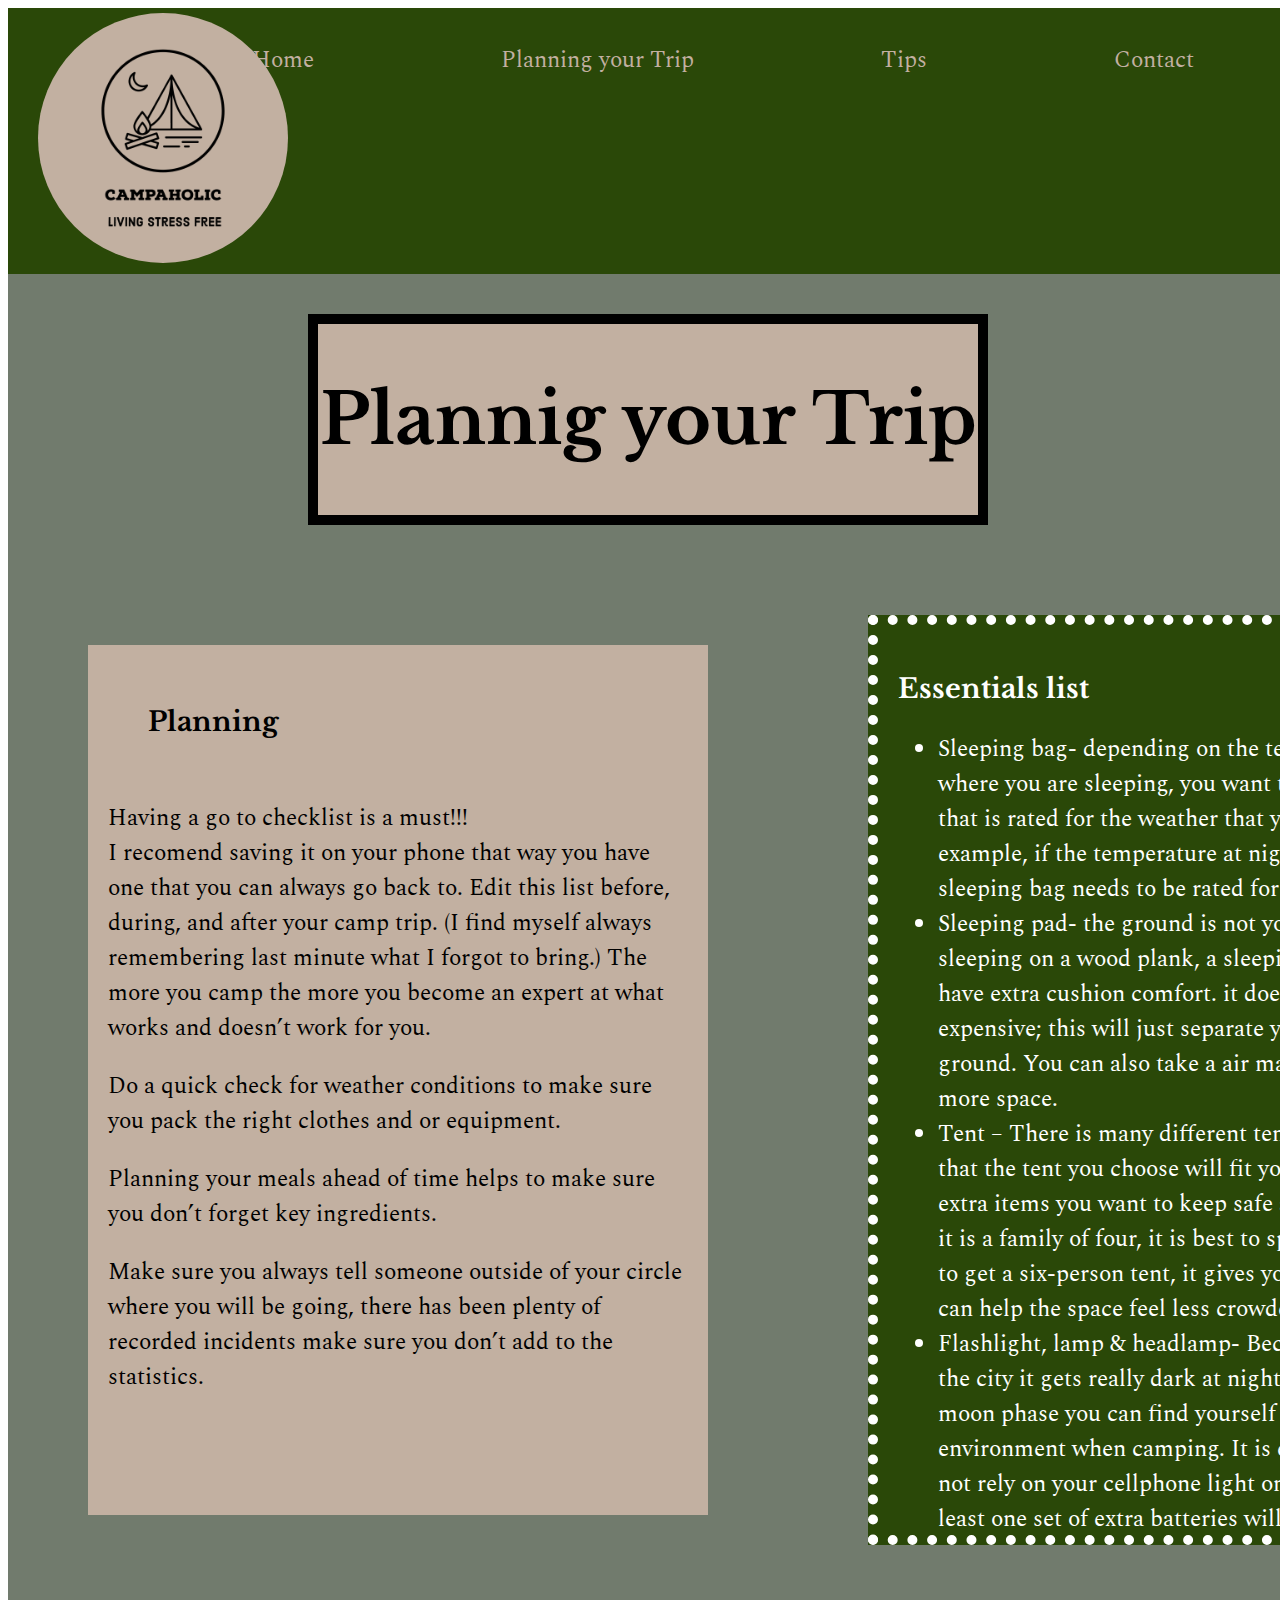
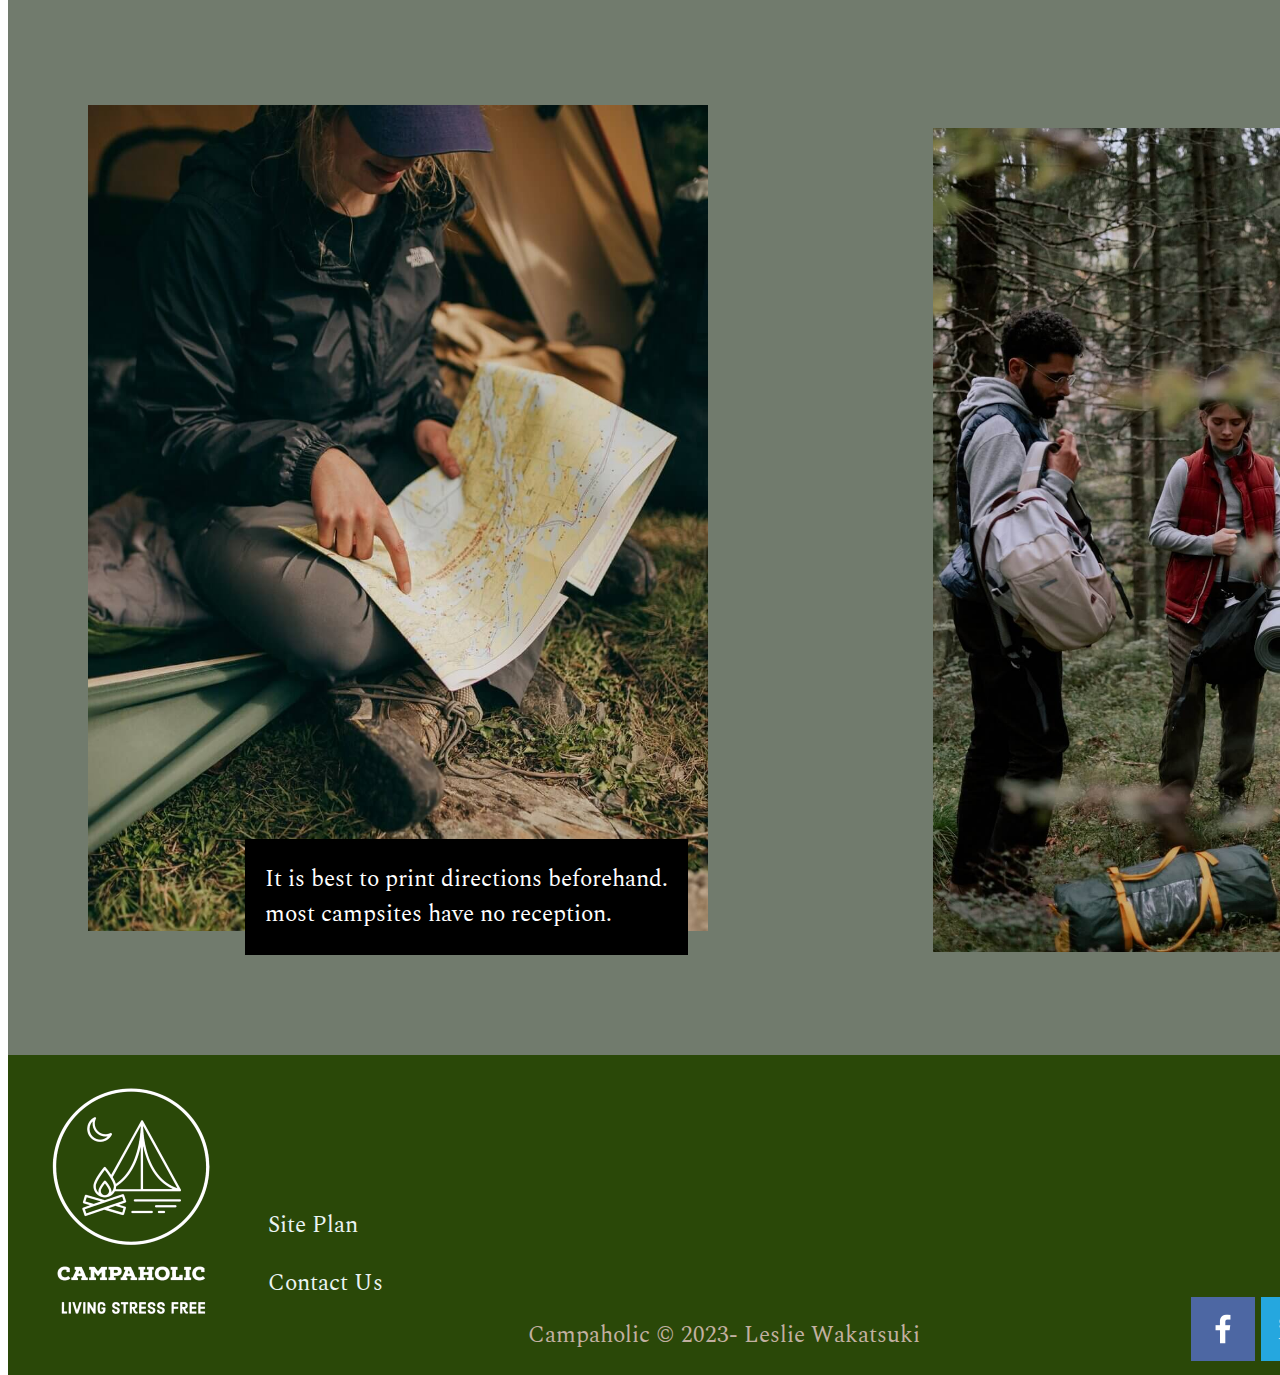
<file: campaholic/planning.html>
<!DOCTYPE html>
<html lang="en">
<head>
    <meta charset="UTF-8">
    <meta name="viewport" content="width=device-width, initial-scale=1.0">
    <title>Planning your Trip</title>
    <link rel="stylesheet" href="styles/style.css">
</head>
<body>
    <div id="content">
        <header>
            <a id="logo_link" href="index.html">
                <img class="logo" src="images/campaholic-logos_black.png" alt="campaholics logo">
            </a>
            <nav>
                <a href="index.html">Home</a>
                <a href="planning.html">Planning your Trip</a>
                <a href="tips.html">Tips</a>
                <a href="contactus.html">Contact</a>
            </nav>
        </header>

   <!-- *******************************************body***************************** -->
        <div id="home_title">
            <h1>Plannig your Trip</h1>
        </div>
        <!-- main part of the page -->
        <main class="second_page_grid">
            <section class="planning">
                <h3 class="red_title" >Planning</h3>
                <p class="red">Having a go to checklist is a must!!!  <br>
                    I recomend saving it on your phone that way you have one that you can always go back to. 
                    Edit this list before, during, and after your camp trip. 
                    (I find myself always remembering last minute what I forgot to bring.)
                    The more you camp the more you become an expert at what works and doesn’t work for you. 
                </p>
                <!-- <p>It is best to print directions, or maps beforehand because generally camping areas have little to no reception. </p> -->
                <p class="red">Do a quick check for weather conditions to make sure you pack the right clothes and or equipment. </p>
                <p class="red">Planning your meals ahead of time helps to make sure you don’t forget key ingredients. </p>
                <p class="red">Make sure you always tell someone outside of your circle where you will be going, there has been plenty of recorded incidents make sure you don’t add to the statistics.
                </p>
            </section>

            <div class="container">
                <img src="images/page2-map1.jpg" alt="girl reading a map" style="width:100%;">
                <div class="text-block">
                    <p>It is best to print directions beforehand. <br>
                    most campsites have no reception. </p>  
                </div>
            </div>
            
            <section class="essentials">
                <h3>Essentials list </h3>
                <ul><li>Sleeping bag- depending on the temperature of the night where you are sleeping, you want to have a sleeping bag that is rated for the weather that you will be facing. 
                    For example, if the temperature at night is 40 degrees, your sleeping bag needs to be rated for at least 20 degrees. </li>
        
                <li>Sleeping pad- the ground is not your friend, imagine sleeping on a wood plank, a sleeping pad makes sure you have extra cushion comfort. it does not have to be expensive; this will just separate you from the cold hard ground. You can also take a air mattress but it takes up more space. </li>

                <li>Tent – There is many different tents out there. Make sure that the tent you choose will fit you, your family and any extra items you want to keep safe and dry.  For example, if it is a family of four, it is best to spend the extra money to get a six-person tent, it gives you extra clearance, that can help the space feel less crowded. </li>

                <li>Flashlight, lamp & headlamp- Because you are away from the city it gets really dark at night. Depending on the moon phase you can find yourself in a pitch-black environment when camping. It is extremely important to not rely on your cellphone light only. A flashlight with at least one set of extra batteries will come in handy. </li>
                    
                <li>Knife- good utility tool </li>
                <li>Camping chair- no one likes to sit on the dirt, a chair will be more comfortable place to sit by the fire and watch the shooting stars.</li> 
                <li>Food & water- basic human necessities </li>
                <li>Firewood – can keep you warm / cooking and roasting marshmallows -it’s a must! </li> 
                    
                <li>   ** This list is based off a tent camping, not for backpacking or RVs</li> 
                </ul>
            </section>
            <div class="second_page_2">
                <img id="setup" src="images/page2-second_pic.jpg" alt="two people setting up camp.">
            </div>
            
        </main>
        <!-- ************************************footer-->
        <footer>
            <img class= "logo1" src="images/campaholic-logos_white.png" alt="campaholic logo">
            <div class="menu">
                <p><a href="site-plan.html">Site Plan</a></p>
                <p><a href="contactus.html">Contact Us</a></p>
            </div>
            <div class="created_by">
                <p> Campaholic &copy; 2023- Leslie Wakatsuki</p>
            </div>
            <div class="social"> 
                <a href="https://facebook.com" target="_blank">
                    <img src="images/facebook.png" alt="facebook">
                </a>
                <a href="https://twitter.com" target="_blank">
                    <img src="images/twitter.png" alt="twitter icon">
                </a>
                <a href="https://instagram.com" target="_blank">
                    <img src="images/instagram.png" alt="instagram icon">
                </a>
            </div>
        </footer>
    </div>    
</body>
</html>
</file>
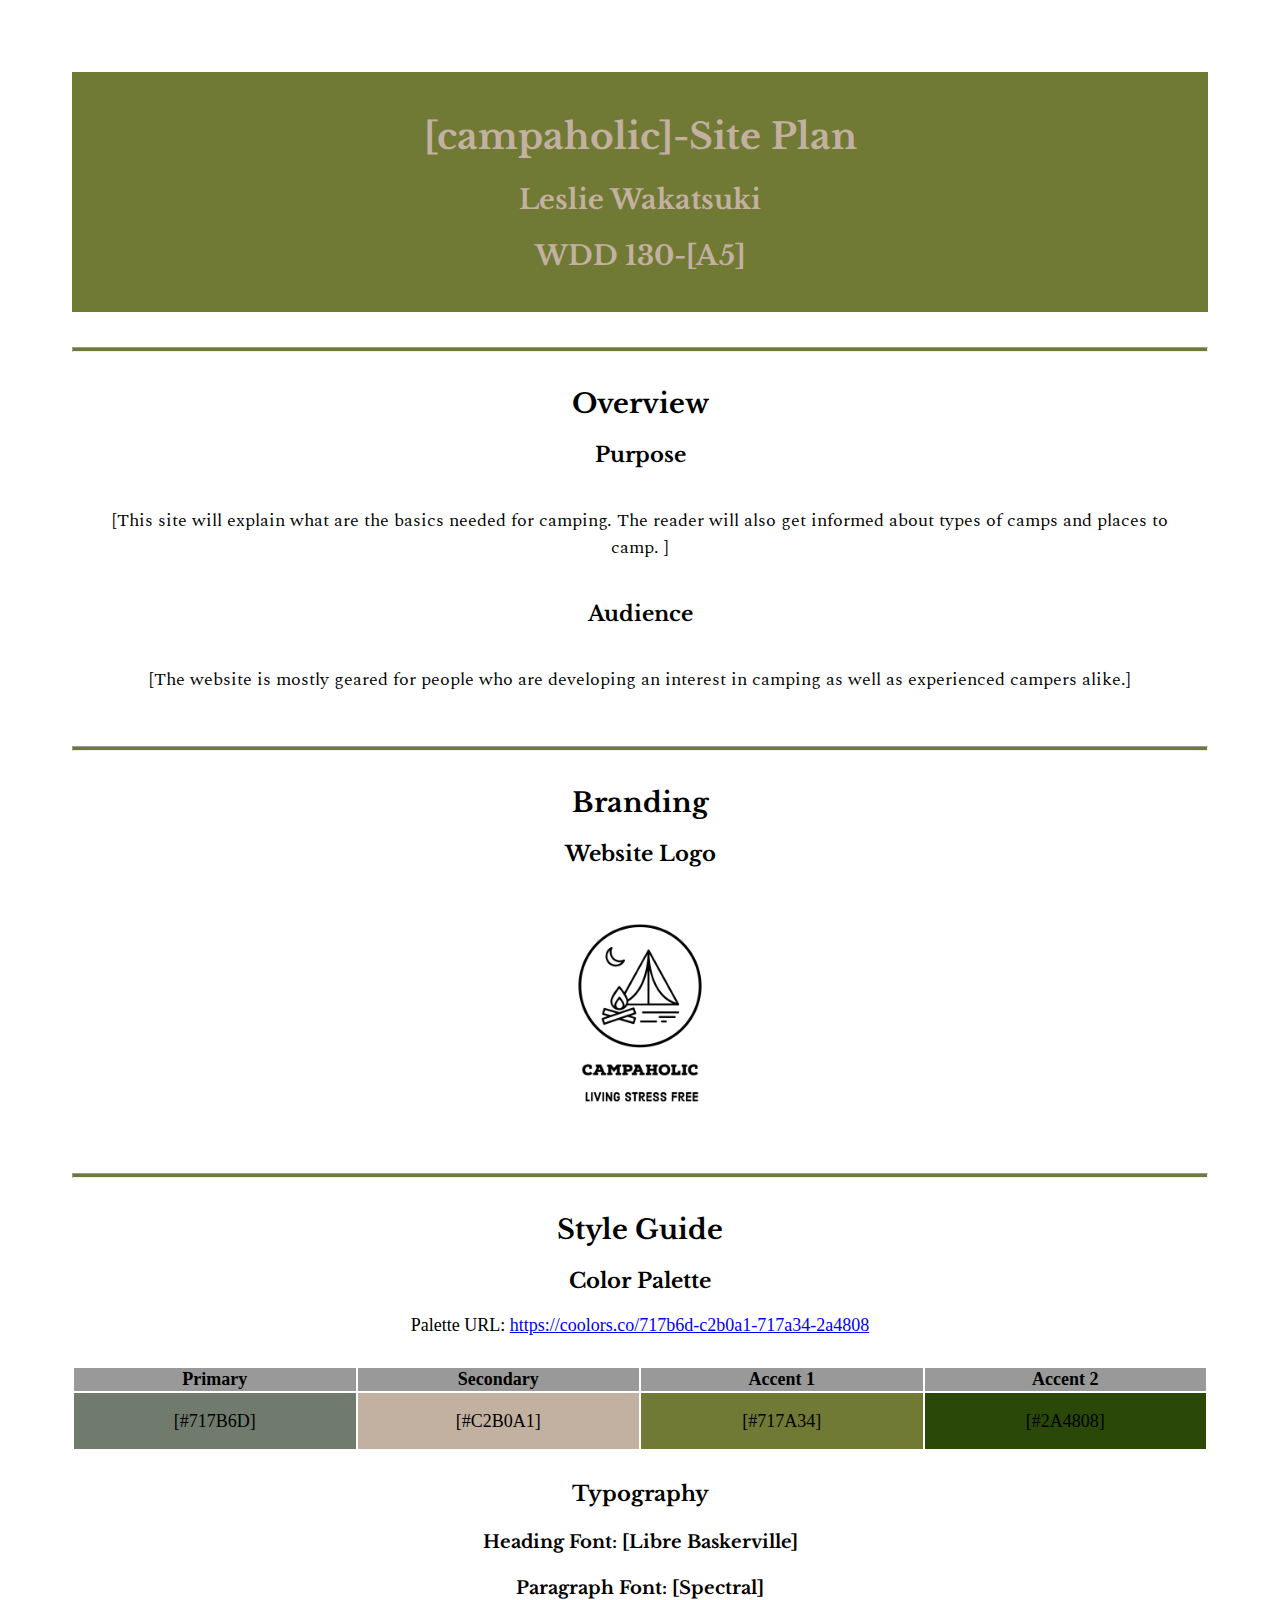
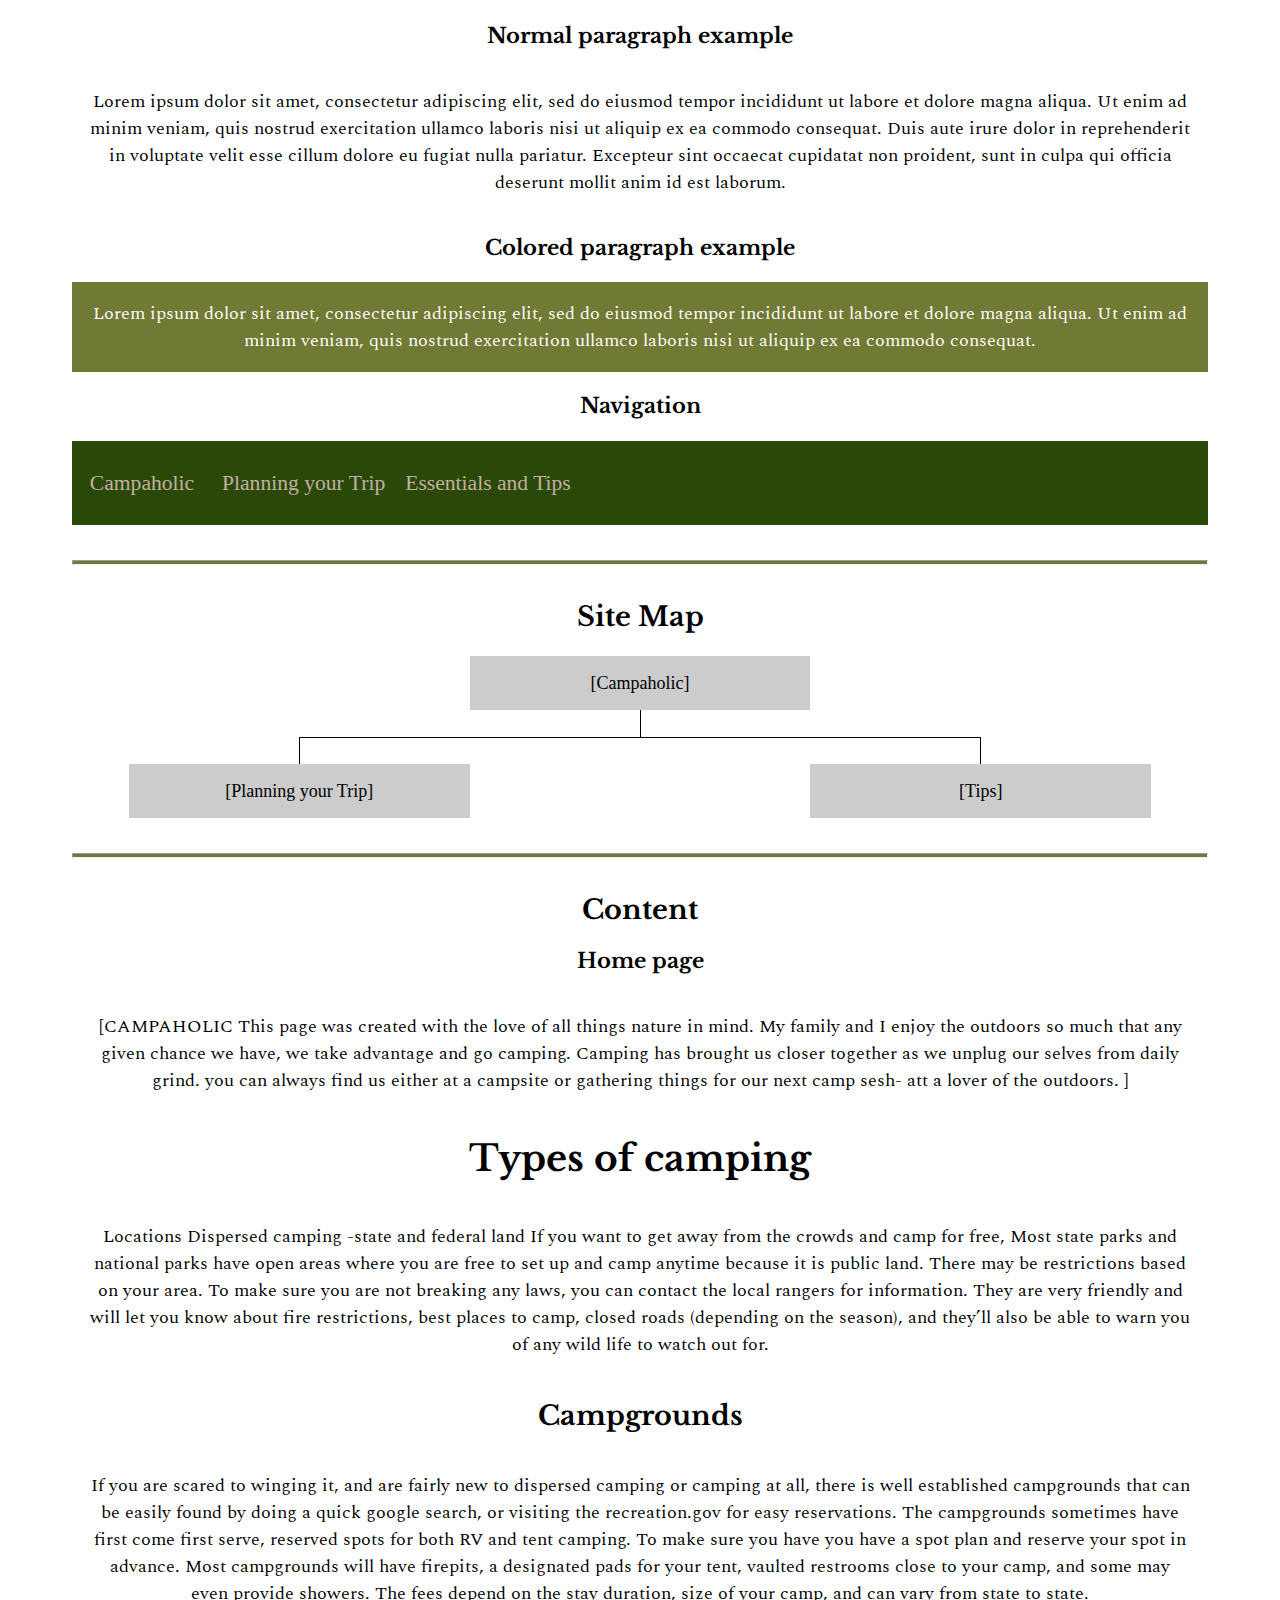
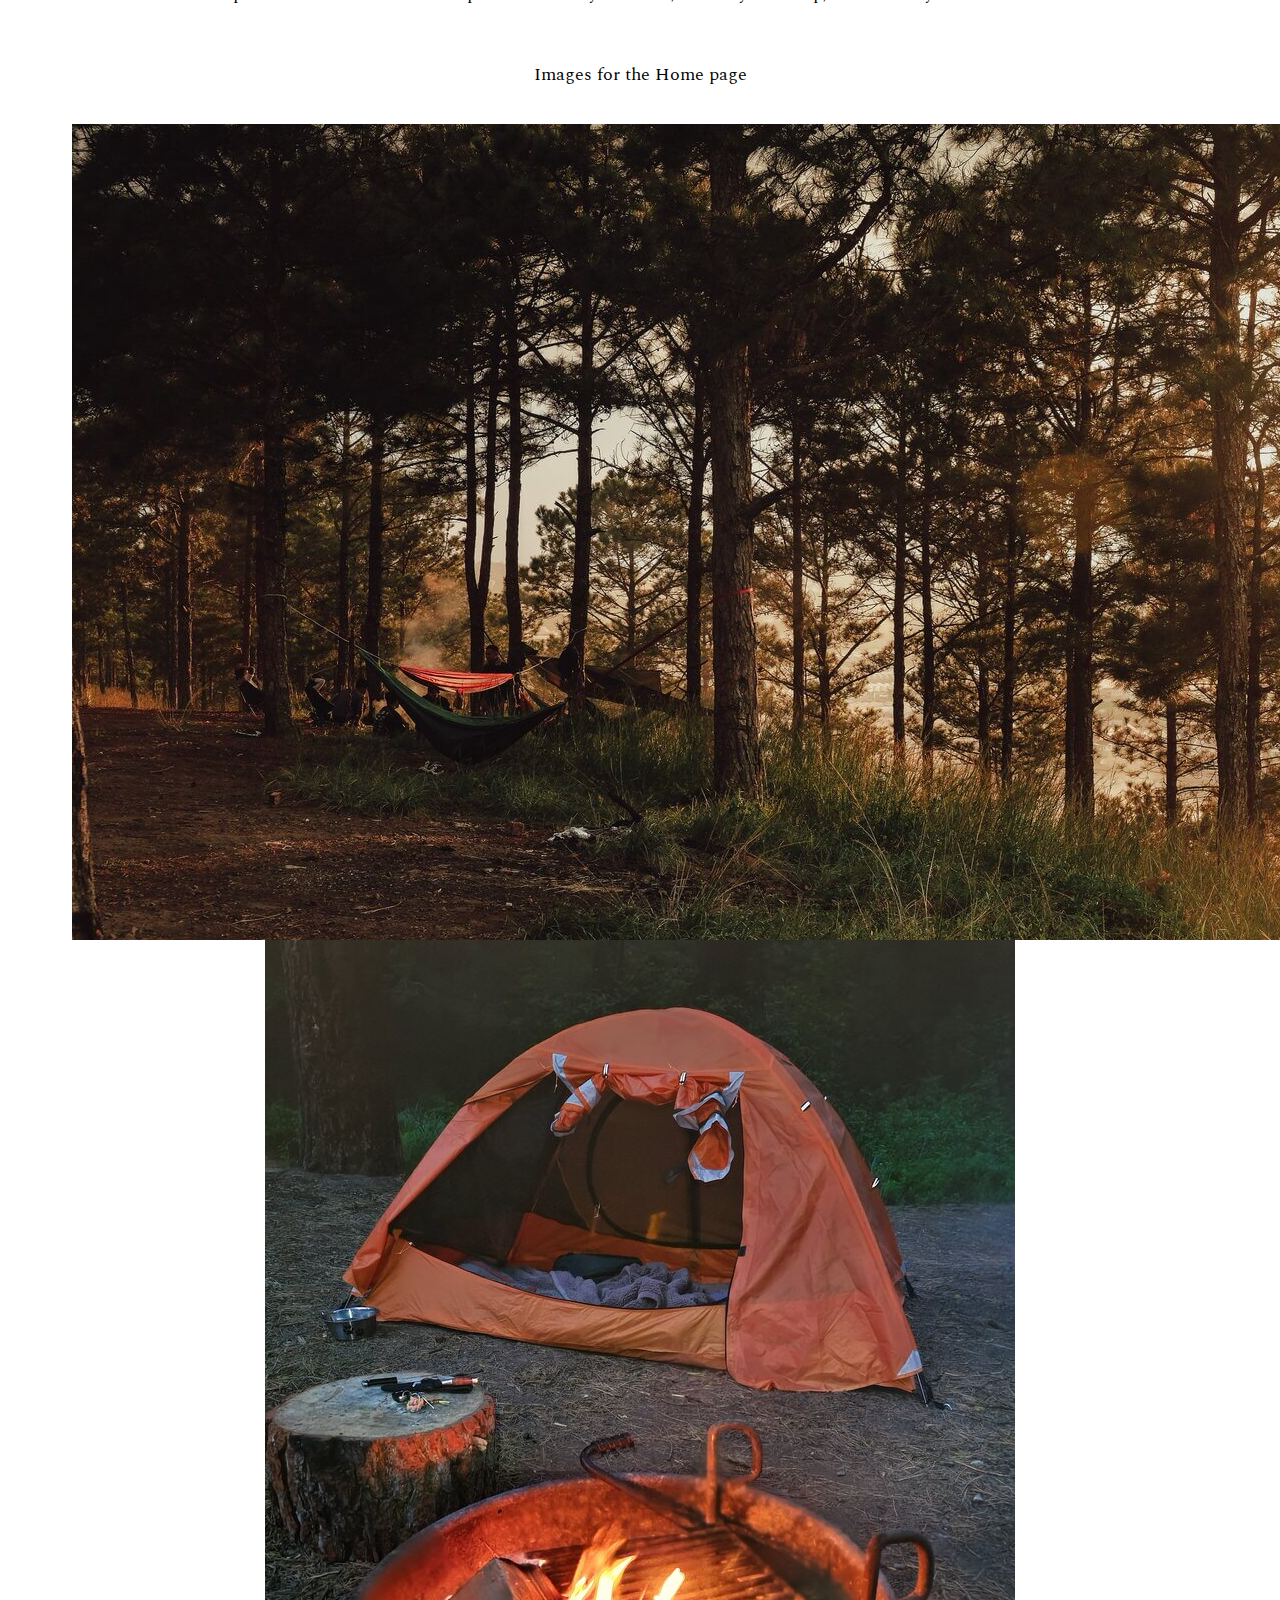
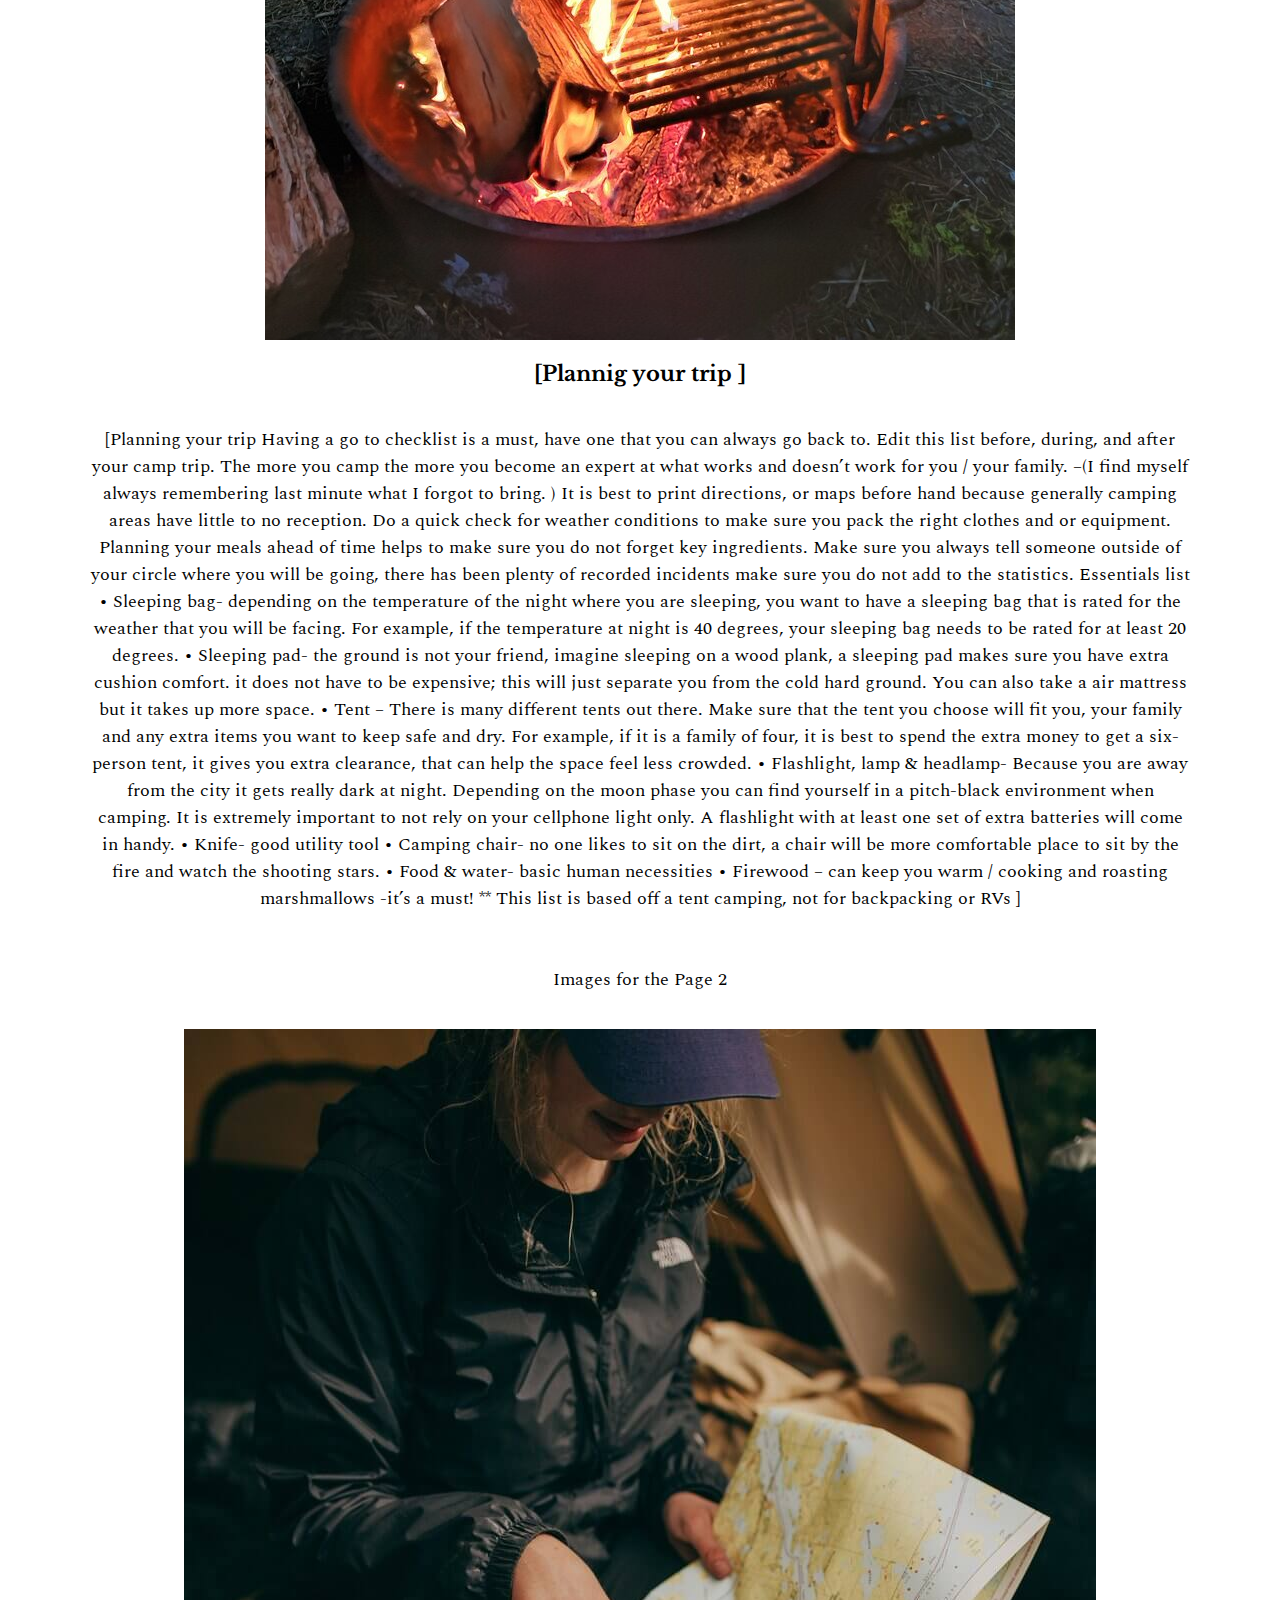
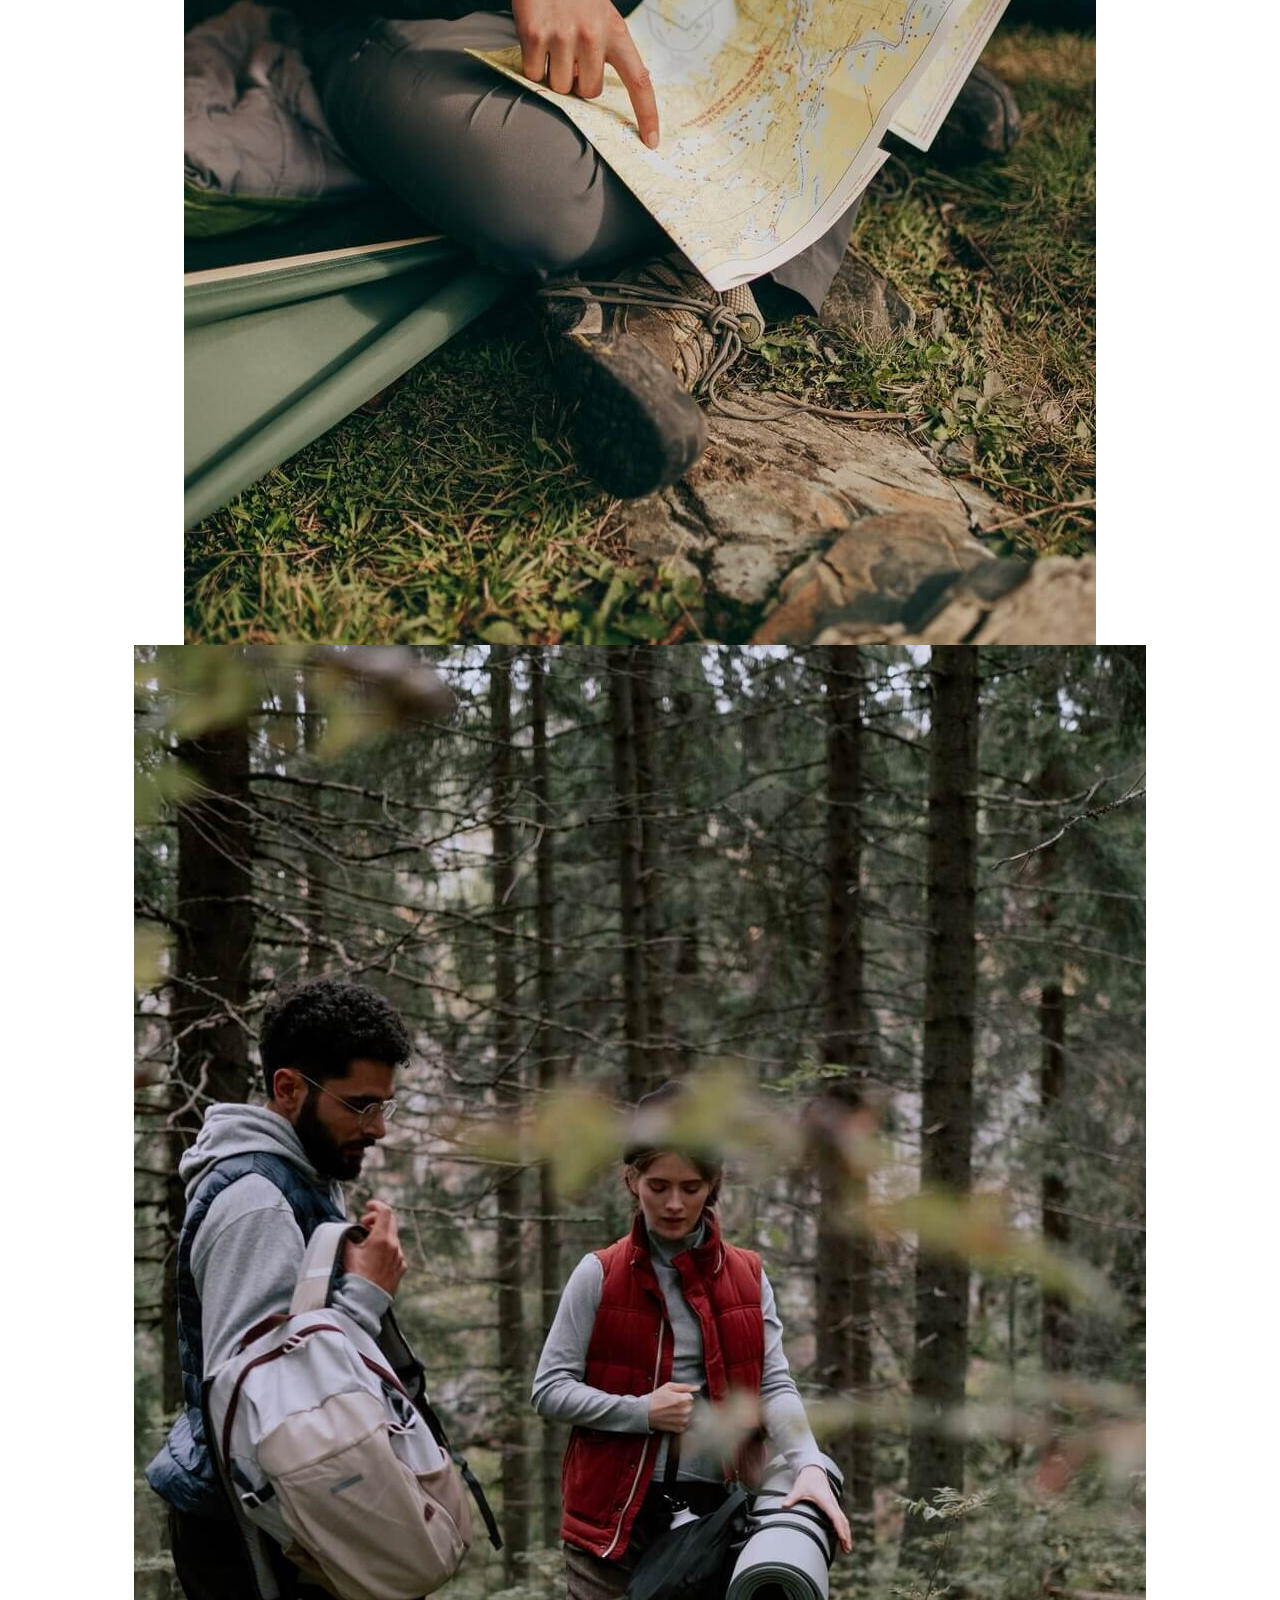
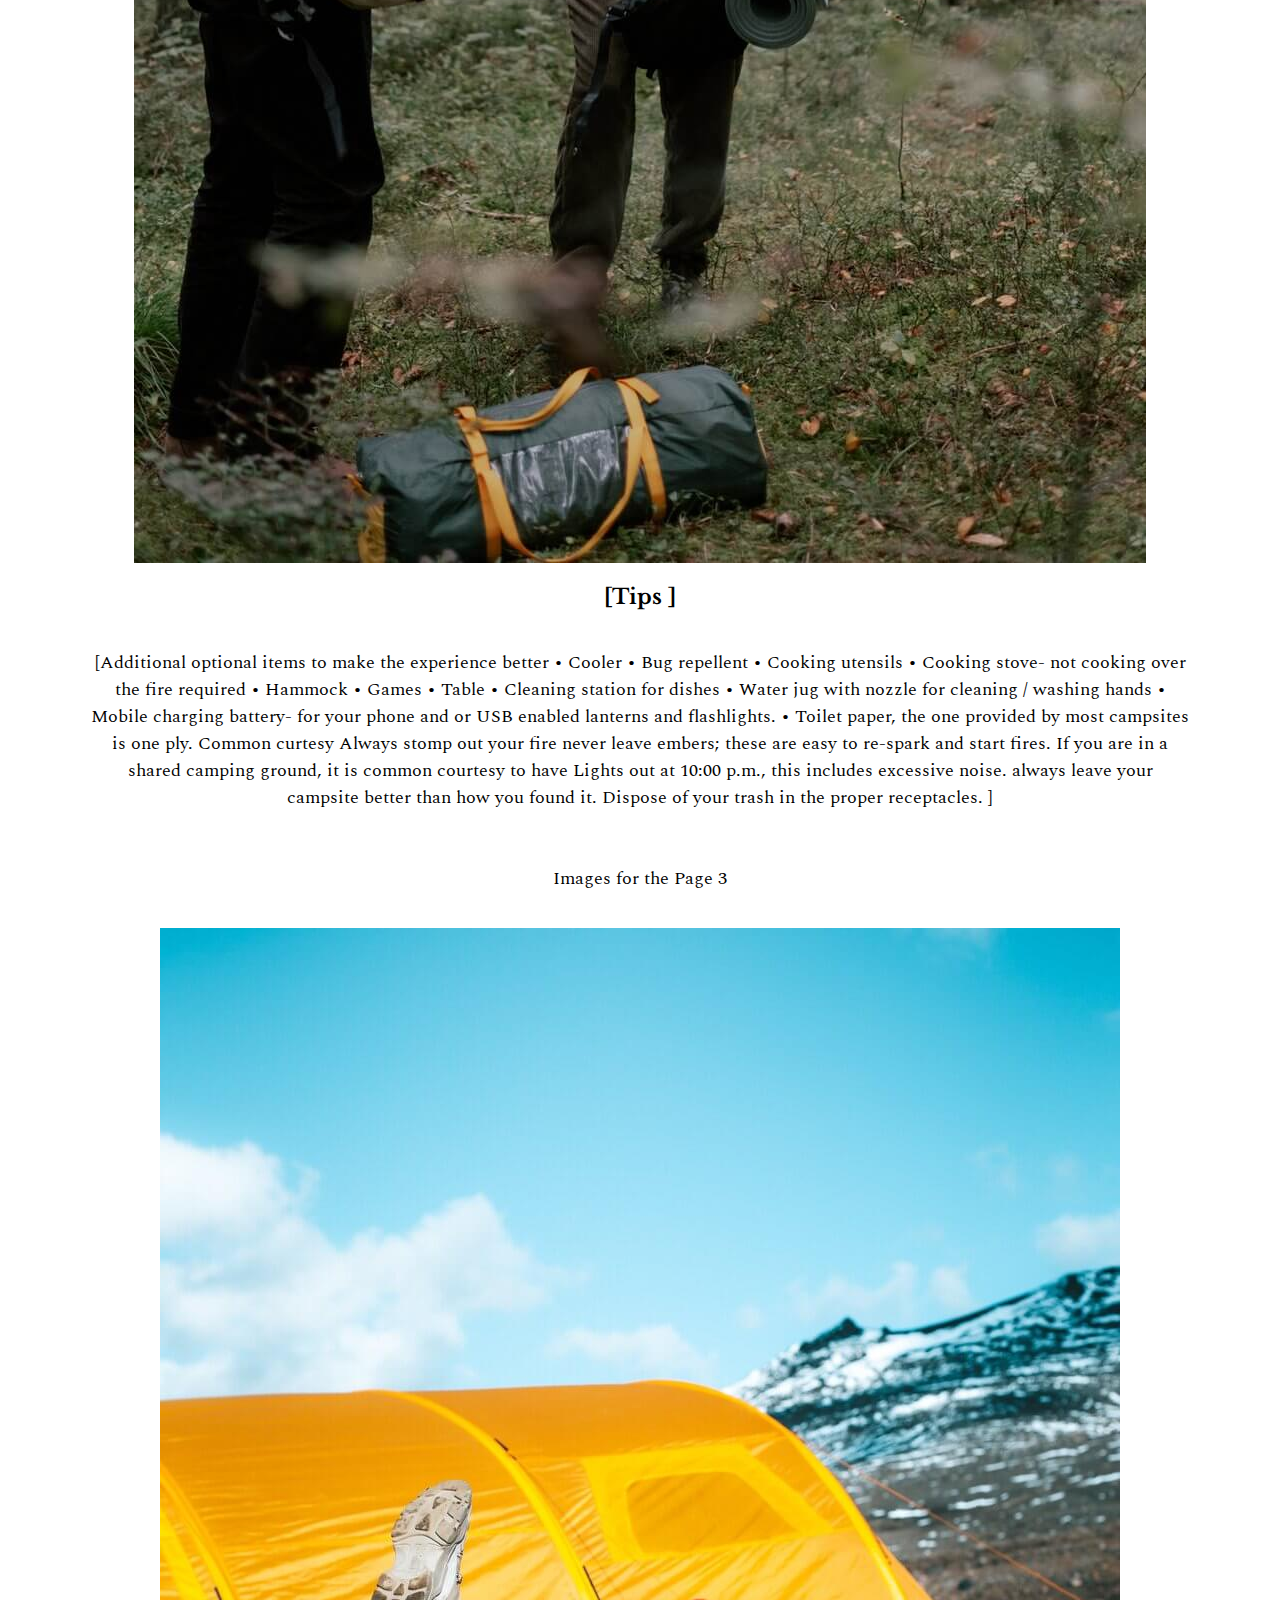
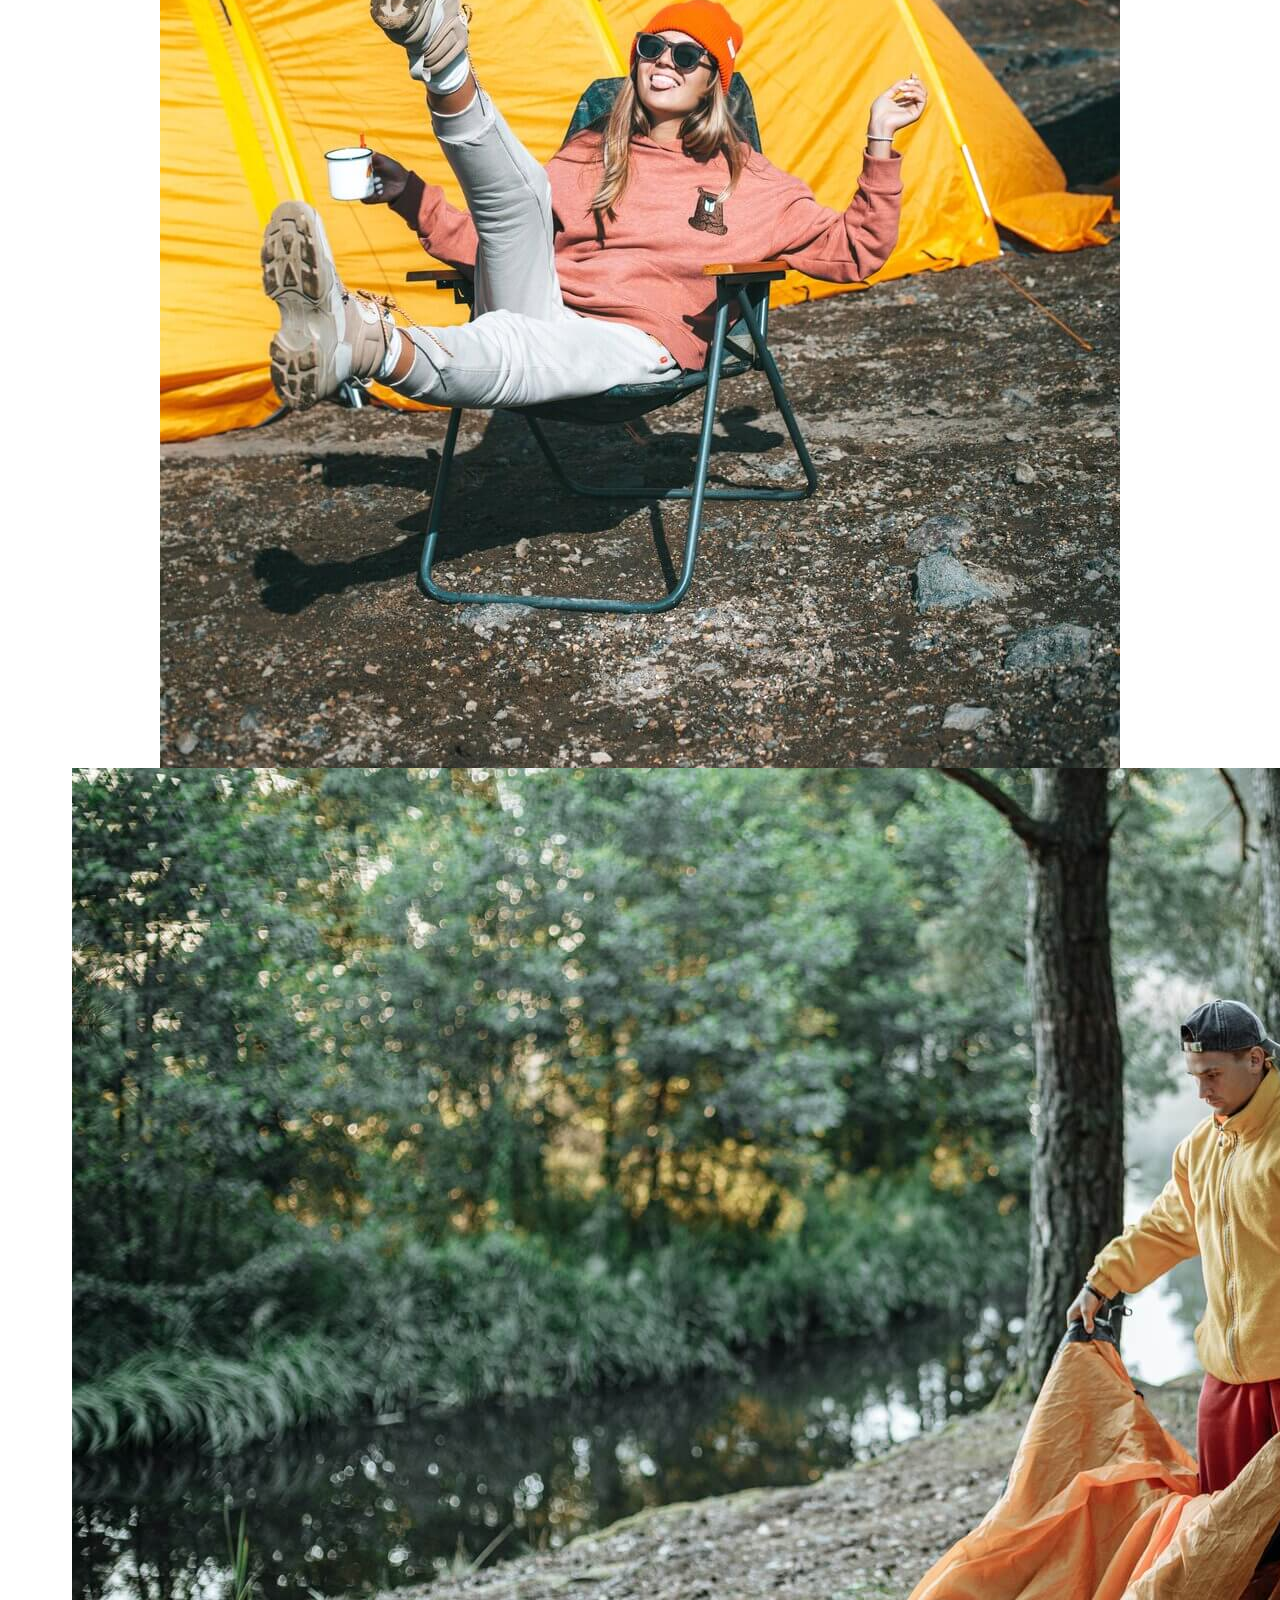
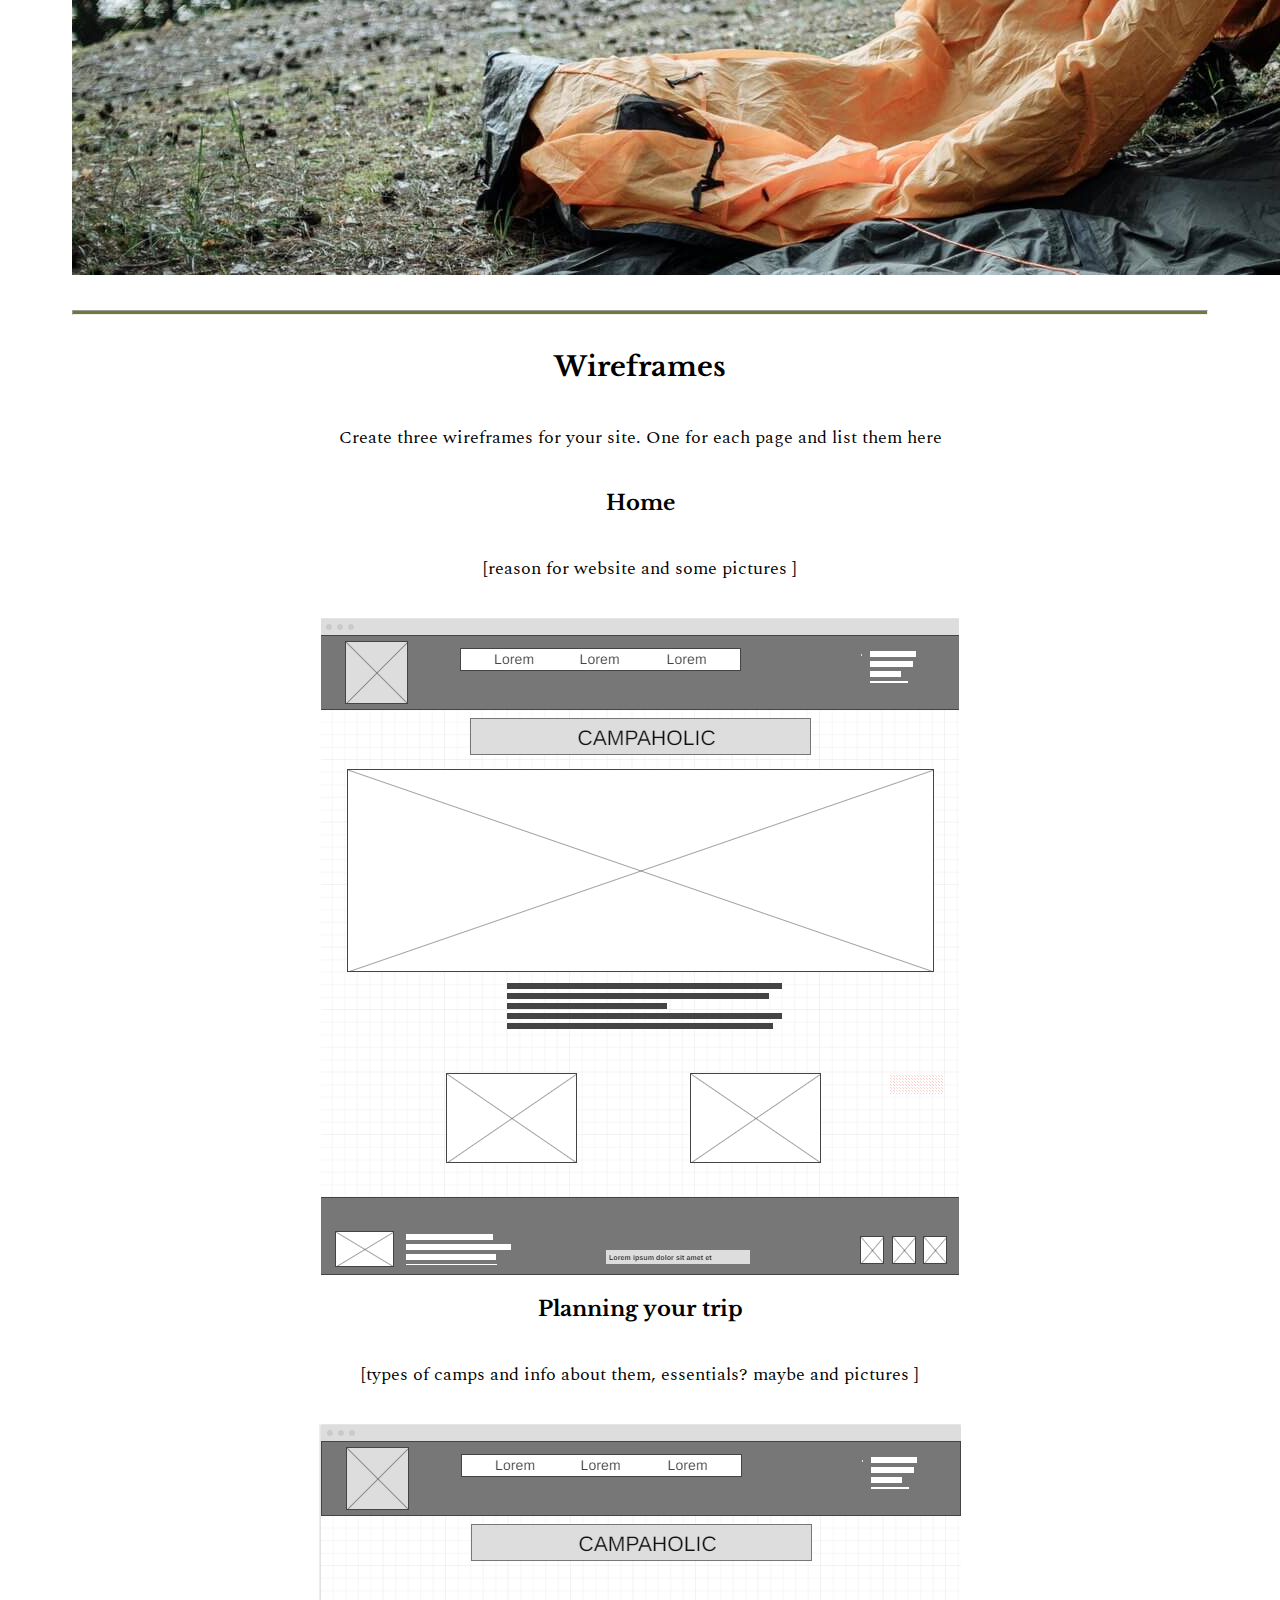
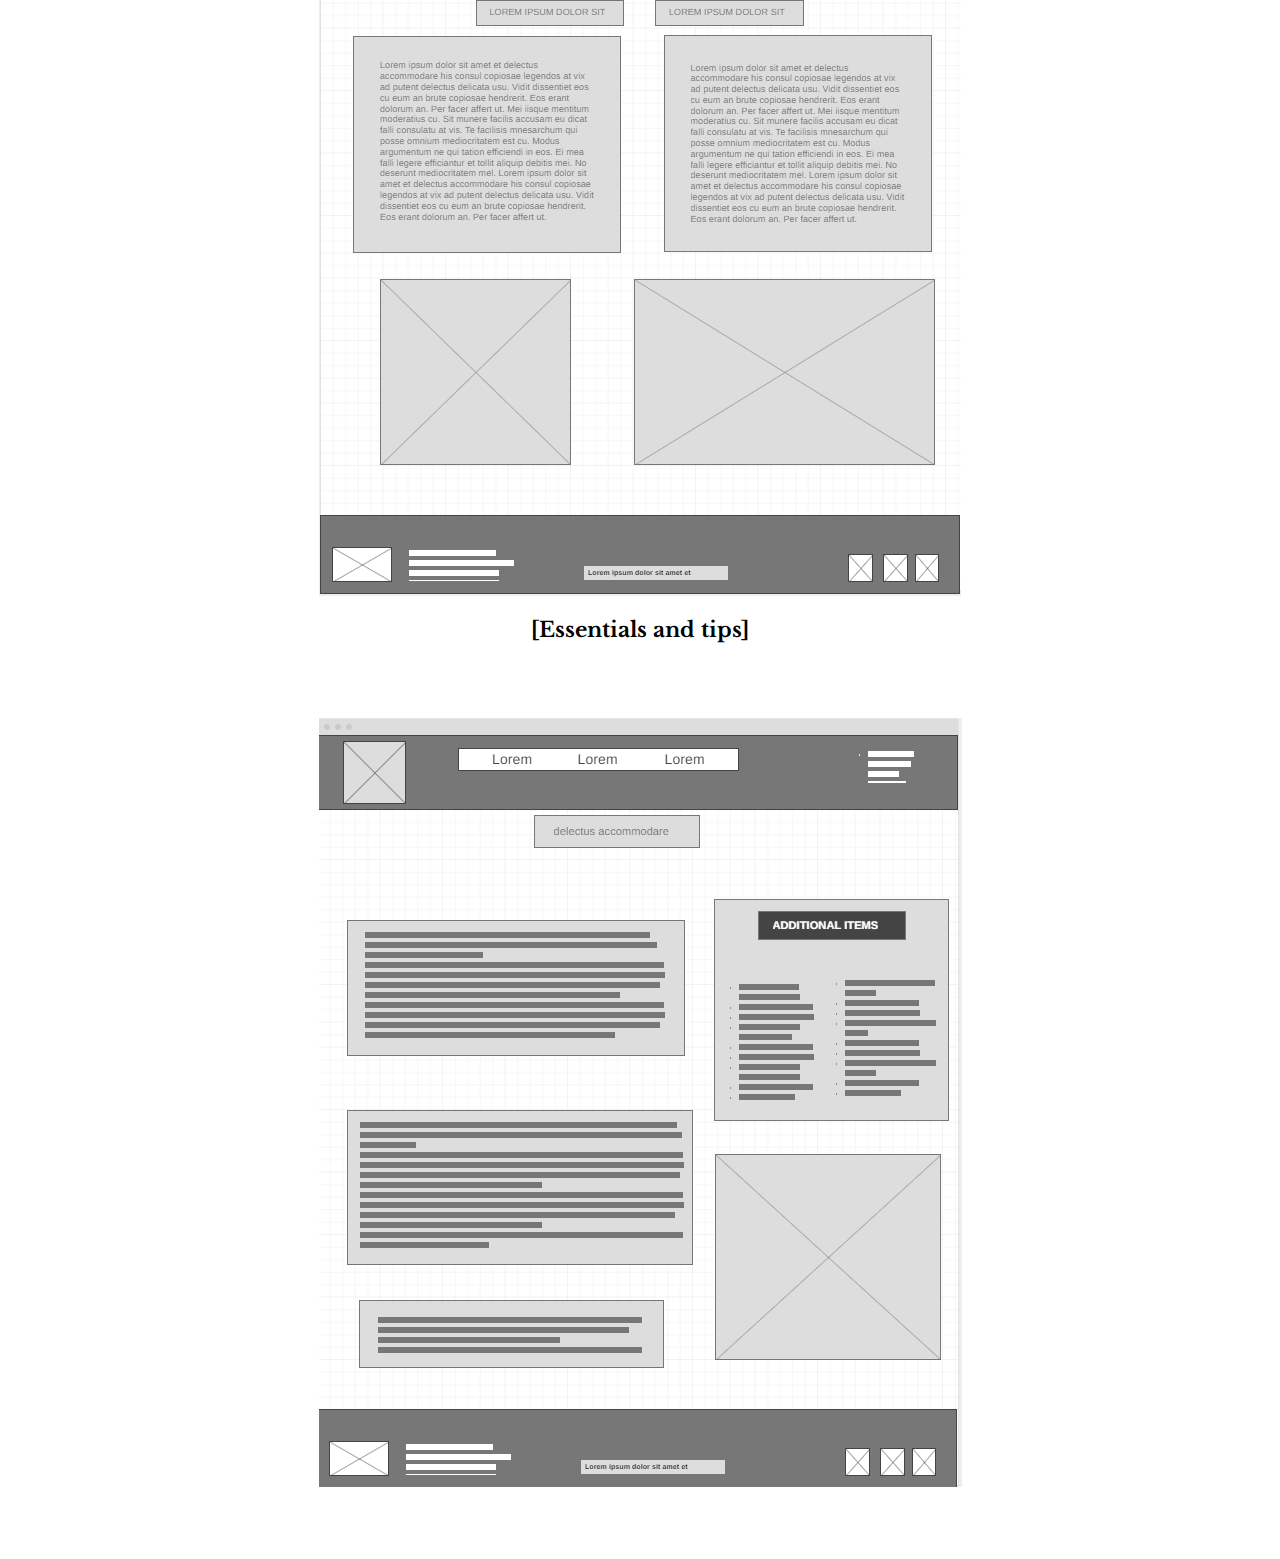
<file: campaholic/site-plan.html>
<!DOCTYPE html>
<html lang="en-us">
    
  <head>
    <meta charset="utf-8">
    <title>Site Plan</title>
    <link type="text/css" rel="stylesheet" href="styles/site-plan.css">
  </head>

  <body>
    <header>
      <h1>[campaholic]-Site Plan</h1>
      <h2>Leslie Wakatsuki</h2>
      <h2>WDD 130-[A5]</h2>
      <!-- In the header above, add the name or your site, your name and class number. For example if you are in section 3 you would put WDD 130.03 -->
    </header>
    <main>

      <!-- ------------------------Steps 2-3------------------------------ -->
      <hr>
      <h2>Overview</h2>
      <h3>Purpose</h3>
      <p>[This site will explain what are the basics needed for camping. The reader will also get informed about types of camps and places to camp. 
         ]</p>  <!-- change this -->


      <h3>Audience</h3>
      <p>[The website is mostly geared for people who are developing an interest in camping 
        as well as experienced campers alike.]</p>  <!-- change this -->

      <hr>
      <h2>Branding</h2>
      <h3>Website Logo</h3>
      <!-- Replace this with some sort of logo for your site.  A logo can be as simple as the name of your site in a nice font :) -->
      <img src="images/campaholic-logos_black.png" width="250px" width="250px" alt="Logo image">
      <hr>
      <h2>
        Style Guide
      </h2>

      <!-- ------------------------Steps 4-8------------------------------ -->

      <h3>
        Color Palette
      </h3>
      <!--  The colors you choose for a website are one of the most important decisions you will make. 
        Follow the instructions on the activity in iLearn then return and replace the color codes below with the hex color codes 
        (the 6 digit numbers that show at the bottom of each color) for the colors you have chosen below.  
        You should have at least 2 colors but do not have to fill in all 4 if you do not need them.  -->

      <!-- Copy and paste the URL to your finished palette below Make sure to paste it into both spots -->
      Palette URL: <a href="https://coolors.co/717b6d-c2b0a1-717a34-2a4808" target="_blank">https://coolors.co/717b6d-c2b0a1-717a34-2a4808</a>


      <table class="colors">
        <tr><th>Primary</th><th>Secondary</th><th>Accent 1</th><th>Accent 2</th></tr>
        <!-- Replace the numbers in the boxes below with your hex color codes. Then switch to the site-plan.css file and change your colors there as well. -->
        <tr><td class="primary">[#717B6D]</td><td class="secondary">[#C2B0A1]</td><td class="accent1">[#717A34]</td><td class="accent2">[#2A4808]</td></tr>
      </table>

      <!-- ------------------------Step 9------------------------------ -->

      <h3>
        Typography
      </h3>
      <!-- Choose a font for your paragraphs (body copy) and headlines. What font(s) have you chosen? Why did you choose what you did?  Make sure to review the list of web safe fonts at W3Schools.org as a starting point.  Think also about which of your colors above you might use for background and font colors. -->

      <h4>
        Heading Font: [Libre Baskerville]  <!-- change this -->
      </h4>
      <h4>
        Paragraph Font: [Spectral]  <!-- change this -->
      </h4>
      <h3>
        Normal paragraph example
      </h3>
      <p>
        Lorem ipsum dolor sit amet, consectetur adipiscing elit, sed do eiusmod tempor incididunt ut labore et dolore magna aliqua. Ut enim ad minim veniam, quis nostrud exercitation ullamco laboris nisi ut aliquip ex ea commodo consequat. Duis aute irure dolor in reprehenderit in voluptate velit esse cillum dolore eu fugiat nulla pariatur. Excepteur sint occaecat cupidatat non proident, sunt in culpa qui officia deserunt mollit anim id est laborum.
      </p>
      <h3>
        Colored paragraph example
      </h3>
      <p class="colored">
        Lorem ipsum dolor sit amet, consectetur adipiscing elit, sed do eiusmod tempor incididunt ut labore et dolore magna aliqua. Ut enim ad minim veniam, quis nostrud exercitation ullamco laboris nisi ut aliquip ex ea commodo consequat. 
      </p>

      <!-- ------------------------Step 10------------------------------ -->

      <h3>
        Navigation
      </h3>
      <!-- Think about how you want your navigation bar to look. In the site-plan.css file change the colors to your colors to get the look you desire. --> 
      <nav>
        <a href="Campaholic">Campaholic</a>
        <a href="planning.html">Planning your Trip</a>
        <a href="tips.html">Essentials and Tips</a>
      </nav>
      <hr>
      <h2>
        Site Map
      </h2>
      <div class="sitemap">
        <div class="sm-home">
          [Campaholic]
        </div>
        <div class="sm-page2">
          [Planning your Trip] <!-- change this -->
        </div>
        <div class="sm-page3">
          [Tips]  <!-- change this -->
        </div>

        <div class="top">
          &nbsp;
        </div>
        <div class="left">
          &nbsp;
        </div>
        <div class="right">
          &nbsp;
        </div>

      </div>

      <!-- --------Content Section -------------- -->
      <hr>
      <h2>
        Content
      </h2>
      <h3>Home page</h3>
      <p>
        [CAMPAHOLIC
        This page was created with the love of all things nature in mind. My family and I enjoy the outdoors so much that any given chance we have, we take advantage and go camping. Camping has brought us closer together as we unplug our selves from daily grind. 
         you can always find us either at a campsite or gathering things for our next camp sesh- att a lover of the outdoors.
        ]
      </p>
      <h1>Types of camping</h1>
      <p>
        Locations
        Dispersed camping 
        -state and federal land 
        If you want to get away from the crowds and camp for free, 
         Most state parks and national parks have open areas where you are free to set up and camp anytime because it is public land. There may be restrictions based on your area. To make sure you are not breaking any laws, you can contact the local rangers for information. They are very friendly and will let you know about fire restrictions, best places to camp, closed roads (depending on the season), and they’ll also be able to warn you of any wild life to watch out for. 
        </p>
        <h2>Campgrounds</h2> 
          <p>If you are scared to winging it, and are fairly new to dispersed camping or camping at all, there is well established campgrounds that can be easily found by doing a quick google search, or visiting the recreation.gov for easy reservations. The campgrounds sometimes have first come first serve, reserved spots for both RV and tent camping. To make sure you have you have a spot plan and reserve your spot in advance.
          Most campgrounds will have firepits, a designated pads for your tent, vaulted restrooms close to your camp, and some may even provide showers. 
          The fees depend on the stay duration, size of your camp, and can vary from state to state. 
          </p>
      <p>Images for the Home page</p>
        <img src="images/rsz_2pexels-dương-nhân-3413310.jpg" alt="dispersed-camping">
        <img src="images/rsz_pexels-kelly-thier-12913674 (1).jpg" alt="camp-site">

      </ul>
      <h3>[Plannig your trip ]</h3>
      <p>
        [Planning your trip
        Having a go to checklist is a must, have one that you can always go back to. Edit this list before, during, and after your camp trip. The more you camp the more you become an expert at what works and doesn’t work for you / your family. 
        –(I find myself always remembering last minute what I forgot to bring. ) 
        It is best to print directions, or maps before hand because generally camping areas have little to no reception. 
        Do a quick check for weather conditions to make sure you pack the right clothes and or equipment. 
        Planning your meals ahead of time helps to make sure you do not forget key ingredients. 
        Make sure you always tell someone outside of your circle where you will be going, there has been plenty of recorded incidents make sure you do not add to the statistics.
        
        Essentials list 
        •	Sleeping bag- depending on the temperature of the night where you are sleeping, you want to have a sleeping bag that is rated for the weather that you will be facing. For example, if the temperature at night is 40 degrees, your sleeping bag needs to be rated for at least 20 degrees. 
        
        •	Sleeping pad- the ground is not your friend, imagine sleeping on a wood plank, a sleeping pad makes sure you have extra cushion comfort. it does not have to be expensive; this will just separate you from the cold hard ground. You can also take a air mattress but it takes up more space. 
        
        
        •	Tent – There is many different tents out there. Make sure that the tent you choose will fit you, your family and any extra items you want to keep safe and dry.  For example, if it is a family of four, it is best to spend the extra money to get a six-person tent, it gives you extra clearance, that can help the space feel less crowded. 
        
        •	Flashlight, lamp & headlamp- Because you are away from the city it gets really dark at night. Depending on the moon phase you can find yourself in a pitch-black environment when camping. It is extremely important to not rely on your cellphone light only. A flashlight with at least one set of extra batteries will come in handy. 
        
        
        •	Knife- good utility tool 
        •	Camping chair- no one likes to sit on the dirt, a chair will be more comfortable place to sit by the fire and watch the shooting stars. 
        •	Food & water- basic human necessities 
        •	Firewood – can keep you warm / cooking and roasting marshmallows -it’s a must!  
        
        ** This list is based off a tent camping, not for backpacking or RVs
        ]
      </p>
      <p>Images for the Page 2</p>
        <img src="images/page2-map1.jpg" alt="Planning your trip">
        <img src="images/page2-second_pic.jpg" alt="packing essentials">

      </ul>
      <h3>[Tips ]</h3>
      <p>
        [Additional optional items to make the experience better
        •	Cooler
        •	Bug repellent 
        •	Cooking utensils
        •	Cooking stove- not cooking over the fire required
        •	Hammock
        •	Games 
        •	Table 
        •	Cleaning station for dishes 
        •	Water jug with nozzle for cleaning / washing hands 
        •	Mobile charging battery- for your phone and or USB enabled lanterns and flashlights.
        •	Toilet paper, the one provided by most campsites is one ply.
          
        Common curtesy
        
        Always stomp out your fire never leave embers; these are easy to re-spark and start fires.
        If you are in a shared camping ground, it is common courtesy to have Lights out at 10:00 p.m., this includes excessive noise.
        always leave your campsite better than how you found it. 
        Dispose of your trash in the proper receptacles.
        ]
      </p>
      <p>Images for the Page 3</p>
        <img src="images/page3-image1.jpg" alt="a girl enjoying her camp">
        <img src="images/page3-image2.jpg" alt="a guy cleaning up his campsite">

      </ul>
      <hr>
      <h2>
        Wireframes
      </h2>
      <p>
        Create three wireframes for your site. One for each page and list them here</p>

      <h3>Home</h3>
      <p>         
        [reason for website and some pictures ]
      </p>
      <img src="images/campaholicwireframepg1.png" alt="home page wireframe">

      <h3>Planning your trip </h3>
      <p>         
        [types of camps and info about them,  essentials? maybe and pictures ]
      </p>
      <img src="images/campaholicwireframepg2.png" alt="page 2 wireframe">

      <h3>[Essentials and tips]</h3>
      <p>         
       
      </p>
      <img src="images/campaholicwireframepg3.png" alt="page 3 wireframe">
    </main>
  </body>

</html>
</file>
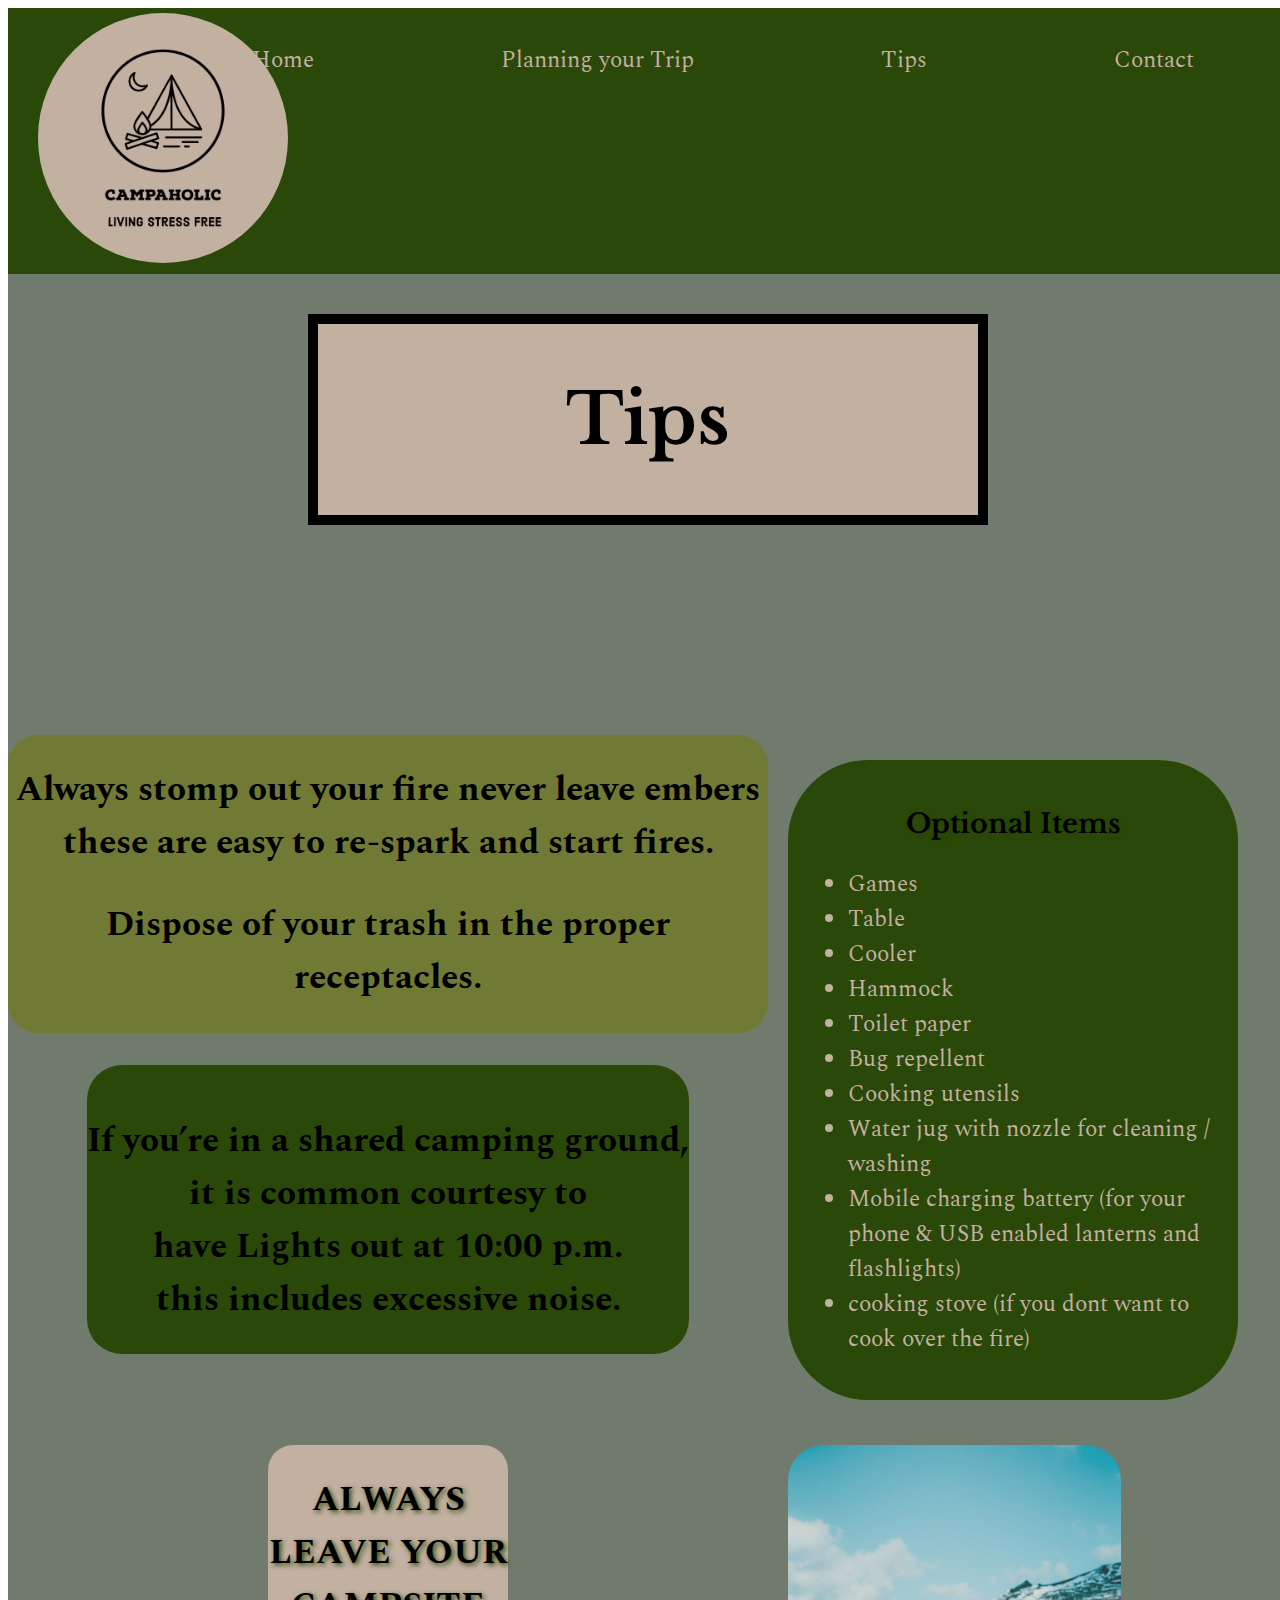
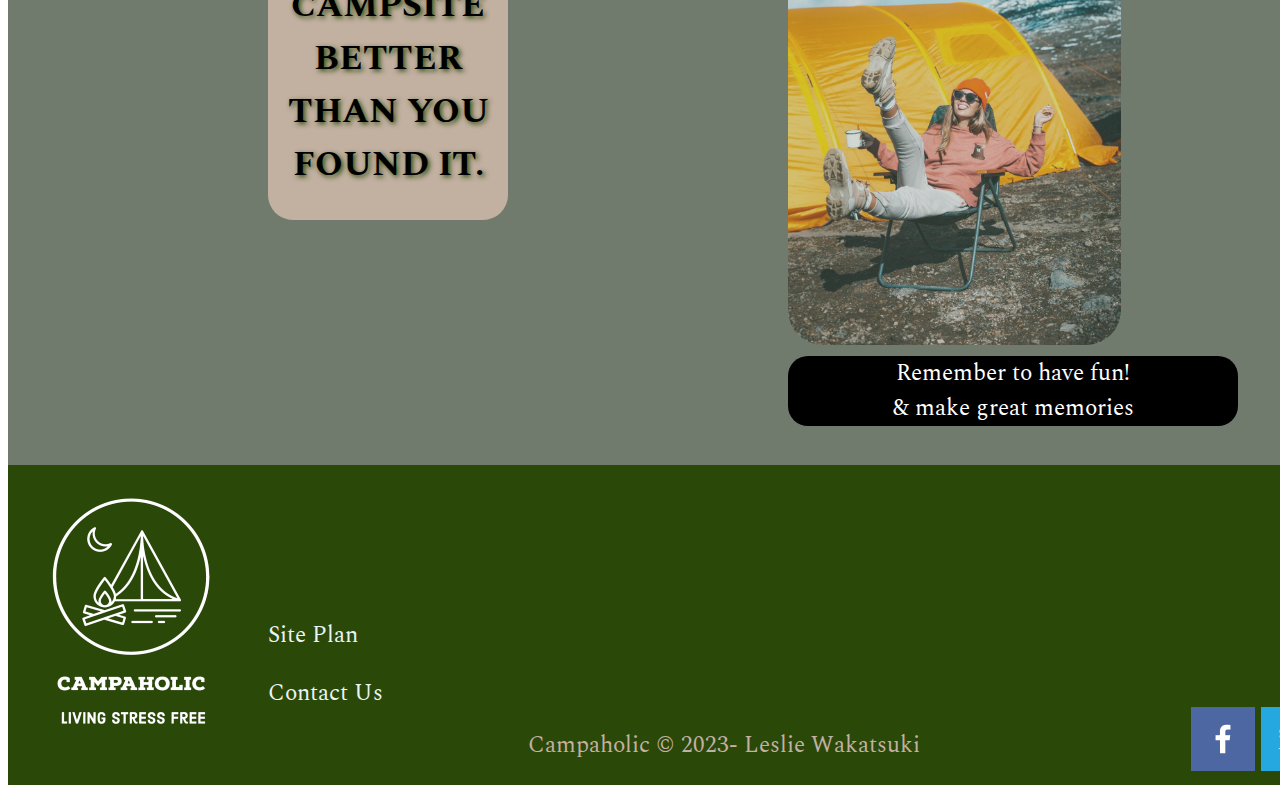
<file: campaholic/tips.html>
<!DOCTYPE html>
<html lang="en">
<head>
    <meta charset="UTF-8">
    <meta name="viewport" content="width=device-width, initial-scale=1.0">
    <title>Document</title>
    <link rel="stylesheet" href="styles/style.css">
</head>
<body>
    <div id="content">
        <header>
            <a id="logo_link" href="index.html">
                <img class="logo" src="images/campaholic-logos_black.png" alt="campaholics logo">
            </a>
            <nav>
                <a href="index.html">Home</a>
                <a href="planning.html">Planning your Trip</a>
                <a href="tips.html">Tips</a>
                <a href="contactus.html">Contact</a>
            </nav>
        </header>
        <div id="home_title">
            <h1>Tips</h1>
        </div>
        <!-- main part of the page  -->
        <main class="third_page_grid"> 
            
            <section class="optional_items">
                <div class="title_optional_items">
                    <h3 >Optional Items</h3>
                </div>
                <ul>   
                <li>Games</li>
                <li>Table</li>
                <li>Cooler</li>   
                <li>Hammock</li> 
                <li>Toilet paper</li>                                                    
                <li>Bug repellent</li>
                <li>Cooking utensils</li>
                <li>Water jug with nozzle for cleaning / washing</li>
                <li>Mobile charging battery (for your phone & USB enabled lanterns and flashlights)</li>
                <li>cooking stove (if you dont want to cook over the fire)</li>
                </ul>
            </section>
            <section class="common_curtesy">
                <h2>Always stomp out your fire never leave embers <br>these are easy to re-spark and start fires.</h2>
                <h2>Dispose of your trash in the proper receptacles.</h2>
            </section>
            <section class="shared_camp">
                <h2>If you’re in a shared camping ground,<br> it is common courtesy to <br> have Lights out at 10:00 p.m. <br> this includes excessive noise. </h2>
            </section>
            <section class="thank_you">
                
                <h2>ALWAYS LEAVE YOUR CAMPSITE BETTER THAN YOU FOUND IT.</h2>
            </section>
            <div class="last_images">
                <img class="image1_3" src="images/page3-image1.jpg" alt="A girl kicking back laughing">
                <p>Remember to have fun!<br> & make great memories</p> 
                
            </div>
        
        </main>
        <!-- footer -->
        <footer>
            <img class= "logo1" src="images/campaholic-logos_white.png" alt="campaholic logo">
            <div class="menu">
                <p><a href="site-plan.html">Site Plan</a></p>
                <p><a href="contactus.html">Contact Us</a></p>
            </div>
            <div class="created_by">
                <p> Campaholic &copy; 2023- Leslie Wakatsuki</p>
            </div>
            <div class="social"> 
                <a href="https://facebook.com" target="_blank">
                    <img src="images/facebook.png" alt="facebook">
                </a>
                <a href="https://twitter.com" target="_blank">
                    <img src="images/twitter.png" alt="twitter icon">
                </a>
                <a href="https://instagram.com" target="_blank">
                    <img src="images/instagram.png" alt="instagram icon">
                </a>
            </div>
        </footer>
    </div>    

</body>
</html>
</file>
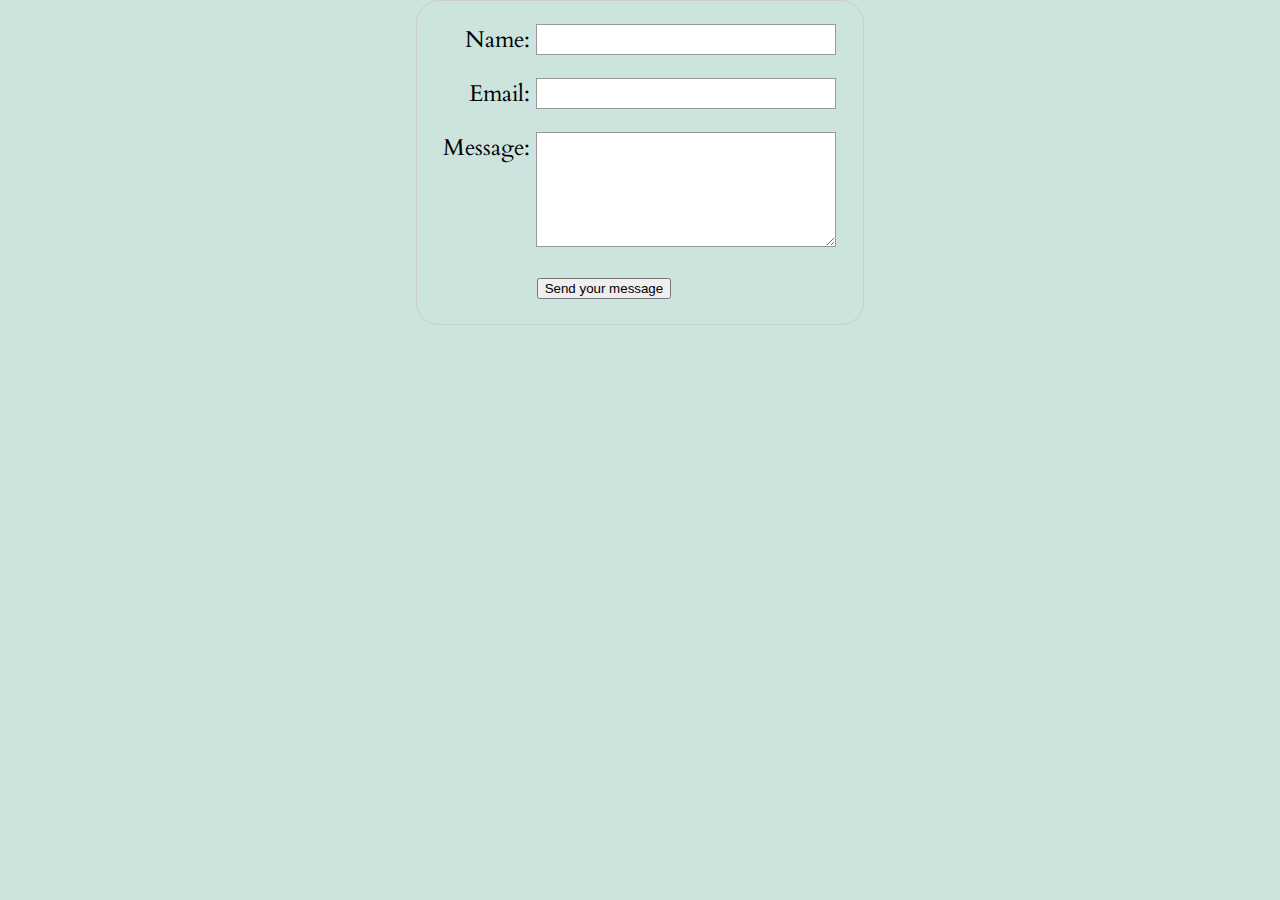
<file: wwr/contactus.html>
<!DOCTYPE html>
<html lang="en-US">
  <head>
    <meta charset="utf-8">
    <meta name="viewport" content="width=device-width">
    <title>Contact Us</title>
    <link rel="stylesheet" href="styles/style.css">
    <style>
      form {
  /* Center the form on the page */
  margin: 0 auto;
  width: 400px;
  /* Form outline */
  padding: 1em;
  border: 1px solid #ccc;
  border-radius: 1em;
}

ul {
  list-style: none;
  padding: 0;
  margin: 0;
}

form li + li {
  margin-top: 1em;
}

label {
  /* Uniform size & alignment */
  display: inline-block;
  width: 90px;
  text-align: right;
}

input,
textarea {
  /* To make sure that all text fields have the same font settings
     By default, textareas have a monospace font */
  font: 1em sans-serif;

  /* Uniform text field size */
  width: 300px;
  box-sizing: border-box;

  /* Match form field borders */
  border: 1px solid #999;
}

input:focus,
textarea:focus {
  /* Additional highlight for focused elements */
  border-color: #000;
}

textarea {
  /* Align multiline text fields with their labels */
  vertical-align: top;

  /* Provide space to type some text */
  height: 5em;
}

.button {
  /* Align buttons with the text fields */
  padding-left: 90px; /* same size as the label elements */
}

button {
  /* This extra margin represent roughly the same space as the space
     between the labels and their text fields */
  margin-left: 0.5em;
}

#feedback{
    background-color: antiquewhite;
    position:absolute;
    top:0;
    left:0;
    padding: .5em;
    /*make this element invisible until we are ready for it */
    display:none;
}
.moveDown{
    margin-top: 3em;
}
  
    </style>
  </head>
  <body>
    <div id="feedback"></div>
    <form action="/my-handling-form-page" method="post">
        <ul>
          <li>
            <label for="name">Name:</label>
            <input type="text" id="name" name="user_name" />
          </li>
          <li>
            <label for="mail">Email:</label>
            <input type="email" id="mail" name="user_email" />
          </li>
          <li>
            <label for="msg">Message:</label>
            <textarea id="msg" name="user_message"></textarea>
          </li>
          <li class="button">
            <button type="submit">Send your message</button>
          </li>
          
        </ul>
    </form>
    <script>
        //get the feedback div element so we can do something with it. 
        const feedbackElement = document.getElementById ('feedback');
        // get the form so we can read what was entered in it. 
        const formElement = document.forms[0];
        //add a 'listener' to wait for a sumbission of our form. when that  happens run the code below.
        formElement.addEventListener('submit', function(e) {
            //stop the form from doing the default action.
            e.preventDefault();
            //set the contents of our feedback element to a message letting the user know the form was submitted successfully. Notice that we pull the name that was entered in the form to personalize the message!
            feedbackElement.innerHTML = 'Hello' + formElement.user_name.value + '! Thank you for your message. We will get back with you as soon as possible!';
            //make the feedback element visible. 
            feedbackElement.style.display= 'block';
            //add a class to move everything down so our message doesnt cover it. 
            document.body.classList.toggle('moveDown');
        });    
    </script>  
    
  </body>
</html>
</file>
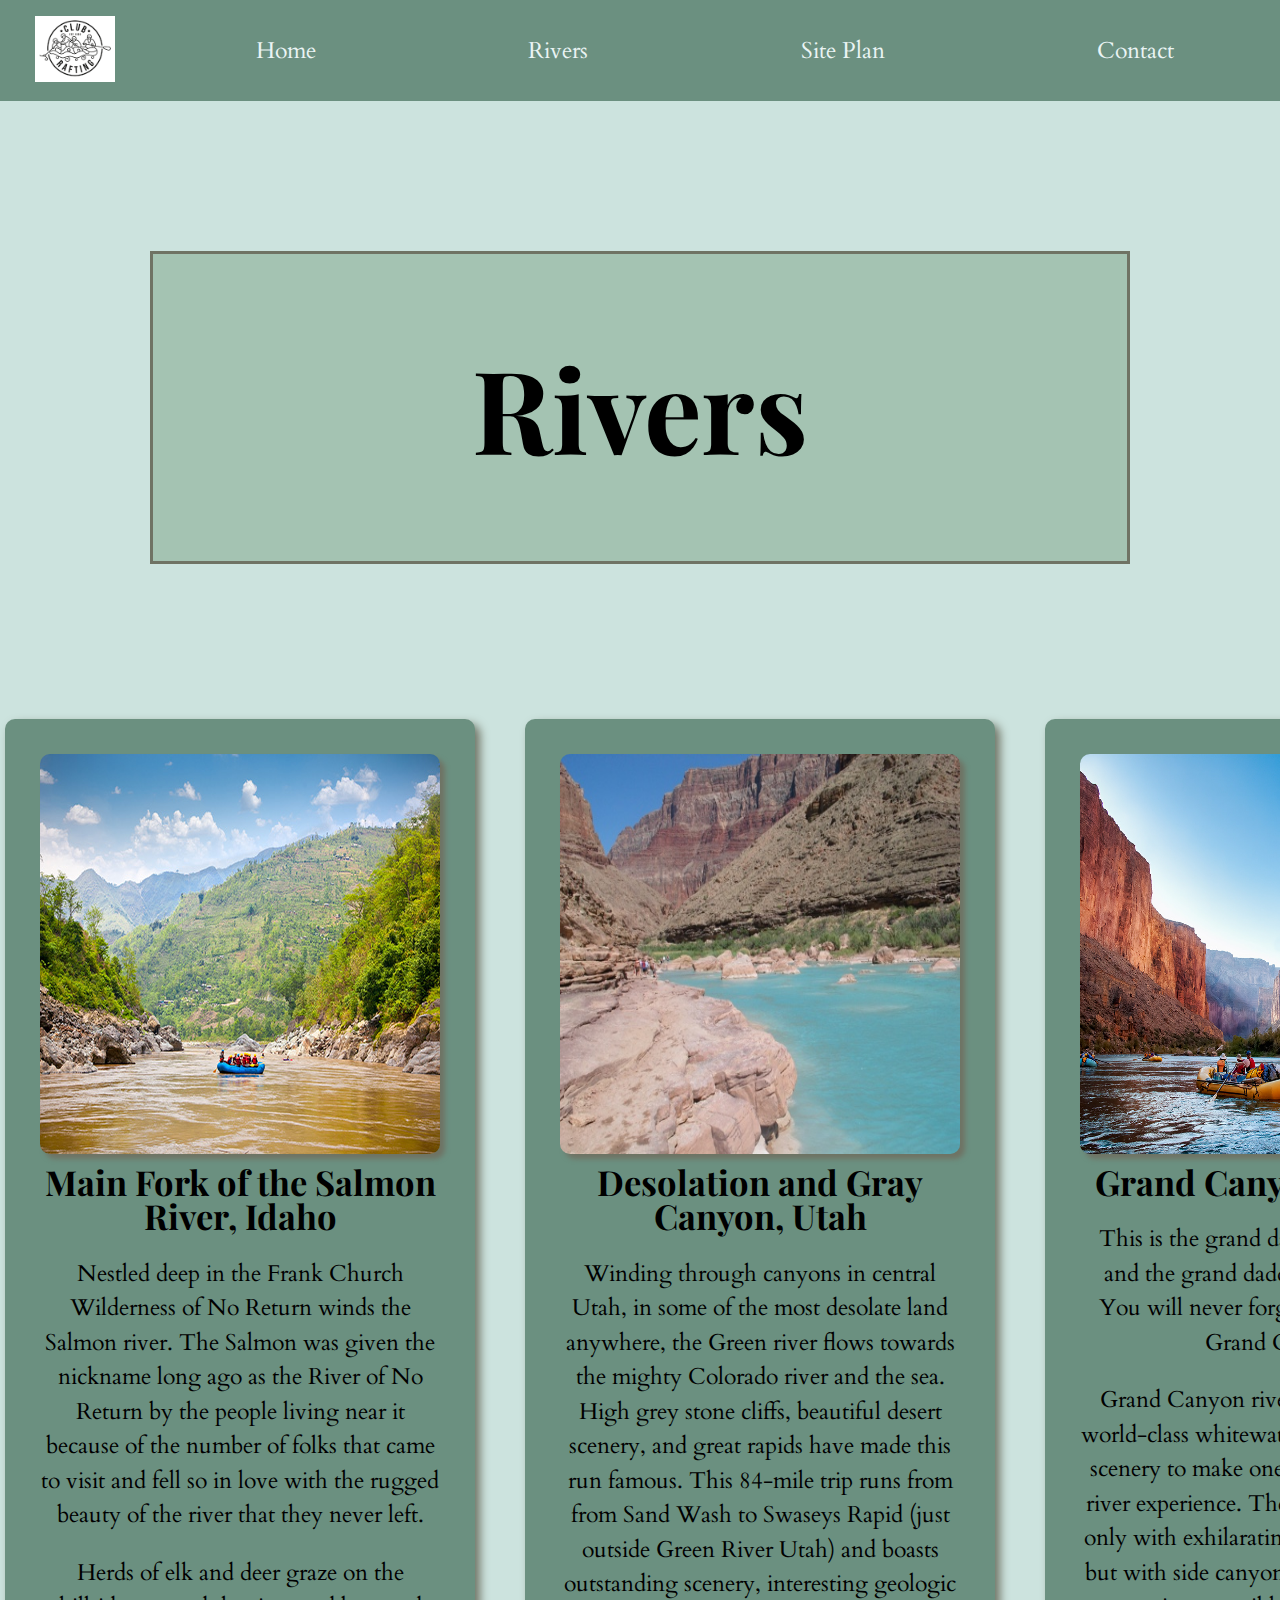
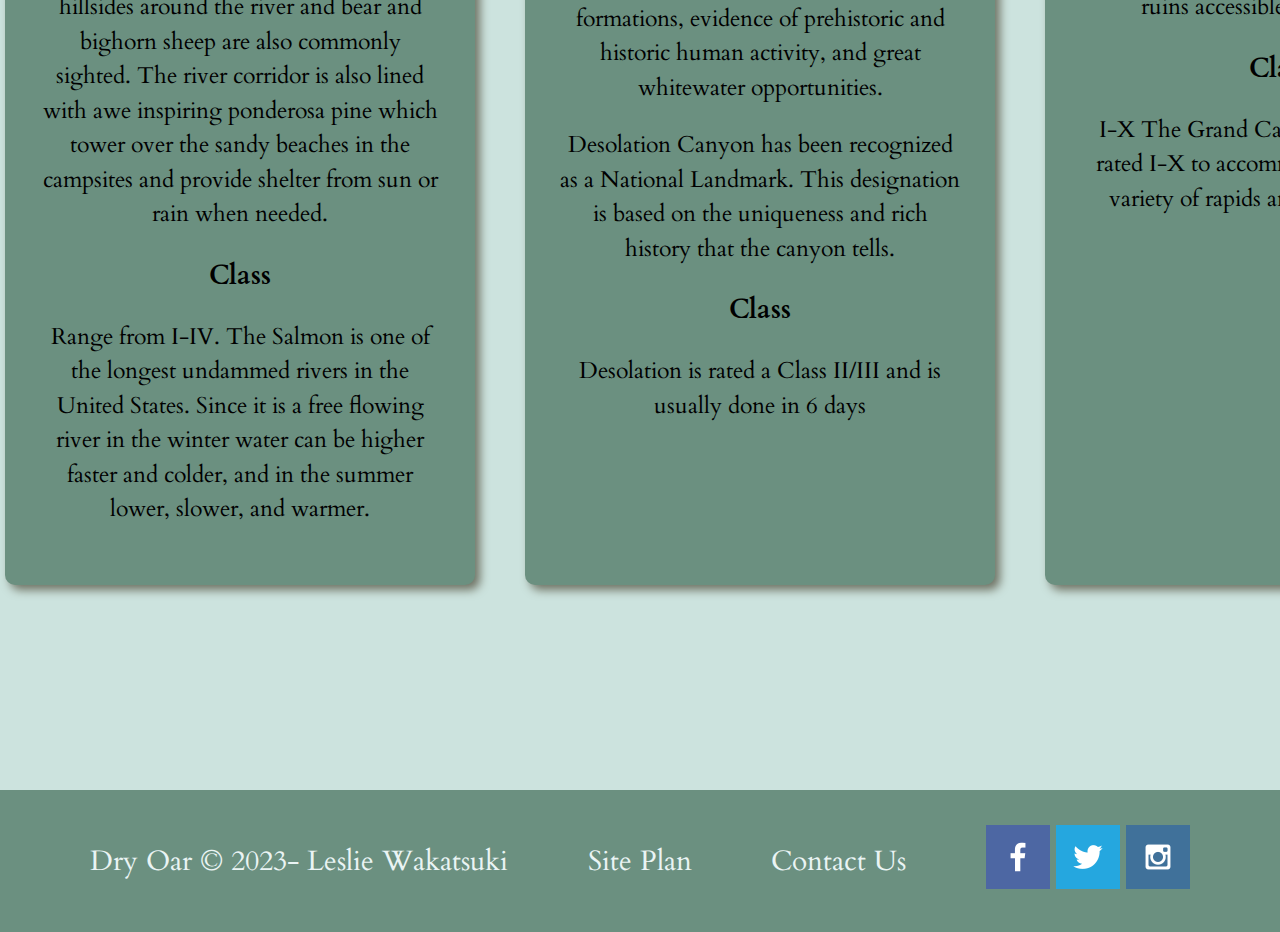
<file: wwr/rivers.html>
<!DOCTYPE html>
<html lang="en">
<head>
    <meta charset="UTF-8">
    <meta http-equiv="X-UA-Compatible" content="IE=edge">
    <meta name="viewport" content="width=device-width, initial-scale=1.0">
    <title> Whitewater Rafting Vacations |Rivers </title>
    <link rel="stylesheet" href="styles/style.css">
</head>
<body>
    <div id="content">
        <header>
            <a id="logo_link" href="index.html">
                <img class="logo" src="images/joeswaterrafting.png" alt="dry oar logo" >
            </a>
            <nav>
                <a href="index.html"> Home </a>
                <a href="rivers.html"> Rivers </a>
                <a href="site-plan-rafting.html"> Site Plan </a>
                <a href="contactus.html"> Contact </a>
            </nav>
        </header>
        <section class="river_title">
            <h1>Rivers</h1>
        </section>
        <main class="river_grid" >
            <section class="river_column1">
                <img id="ida_img" src="images/salmon.jpg" alt="a river some mountains and rafting boats at a distance">
                
                <h2>Main Fork of the Salmon River, Idaho</h2>
                <p>Nestled deep in the Frank Church Wilderness of No Return winds the Salmon river. The Salmon was given the nickname long ago as the River of No Return by the people living near it because of the number of folks that came to visit and fell so in love with the rugged beauty of the river that they never left.</p>
                <p>Herds of elk and deer graze on the hillsides around the river and bear and bighorn sheep are also commonly sighted. The river corridor is also lined with awe inspiring ponderosa pine which tower over the sandy beaches in the campsites and provide shelter from sun or rain when needed.</p>
                <h3>Class </h3>
                <p>Range from I-IV. The Salmon is one of the longest undammed rivers in the United States. Since it is a free flowing river in the winter water can be higher faster and colder, and in the summer lower, slower, and warmer.</p>
            </section>
            <section class="river_column2">
                <img id="ut_img" src="images/little_colorado_utah.jpg" alt="light blue water and mountains all around">
                <h2>Desolation and Gray Canyon, Utah</h2>
                <p>Winding through canyons in central Utah, in some of the most desolate land anywhere, the Green river flows towards the mighty Colorado river and the sea. High grey stone cliffs, beautiful desert scenery, and great rapids have made this run famous. This 84-mile trip runs from from Sand Wash to Swaseys Rapid (just outside Green River Utah) and boasts outstanding scenery, interesting geologic formations, evidence of prehistoric and historic human activity, and great whitewater opportunities.</p>
                <p>Desolation Canyon has been recognized as a National Landmark.  This designation is based on the uniqueness and rich history that the canyon tells.</p>
                <h3>Class</h3>
                <p>Desolation is rated a Class II/III and is usually done in 6 days</p>
            </section>
            <section class="river_column3">
                <img id="az_img" src="images/arizona.jpg" alt="river and red rock mountains">
                
                <h2>Grand Canyon, Arizona</h2>
                <p>This is the grand daddy of all canyons and the grand daddy of all river trips. You will never forget your visit to the Grand Canyon.</p>
                <p>Grand Canyon river rafting combines world-class whitewater with breathtaking scenery to make one truly unforgettable river experience. The canyon is filled not only with exhilarating whitewater rapids, but with side canyons and ancient indian ruins accessible only by river.</p>
                <h3>Class</h3>
                <p>I-X The Grand Canyon is technically rated I-X  to accommodate such a wide variety of rapids and river variances. </p>
            </section>
        </main>
        <footer>
            <p>Dry Oar &copy; 2023- Leslie Wakatsuki</p>
            <p><a href="site_plan_rafting.html">Site Plan</a></p>
            <p><a href="contactus.html">Contact Us</a></p>
            <div class="Social"> 
                <a href="https://facebook.com" target="_blank">
                    <img src="images/facebook.png" alt="fb icon">
                </a>
                <a href="https://twitter.com" target="_blank">
                    <img src="images/twitter.png" alt="twitter icon">
                </a>
                <a href="https://instagram.com" target="_blank">
                    <img src="images/instagram.png" alt="instagram icon">
                </a>
            </div>
        </footer>
    </div>
</body>
</html>
</file>
<file: campaholic/styles/style.css>
@import url('https://fonts.googleapis.com/css2?family=Libre+Baskerville&family=Spectral:wght@300&display=swap');

 #content{
    max-width:1600px;
    max-height: 1600px;
    margin: 0 auto;
    background-color: #717b6d;
    color: black;
    font-size:23px;
    font-family: "Spectral", Arial, Helvetica, sans-serif;
    background-size: 100% auto;
    width: 100vw;
}
header{
    background-color:#2a4808;
    display:grid;
    grid-template-columns: 150px auto;
    margin-top: 0;
      
}
nav{
    display:flex;
    justify-content: space-around;
}
nav a {
    text-align: center;
    color: #c2b0a1;
    text-decoration: none;
    padding: 35px;
     
}
#logo_link{
    padding-top:5px;
    justify-self: center;
    align-self:center;
}
.logo{
    width:250px;
    height:250px;
    margin-left:160px;
    border-radius: 80%;
    justify-self: right;
    background-color: #c2b0a1;
}    
#home_title{
    font-family: "Libre Baskerville";
    text-align:center;
    border: 10px solid;
    padding: 5px 1px;
    font-size:35px;
    margin: 40px 300px;
    background-color: #c2b0a1;
}
.home_grid{
    background-color: #717b6d;
    display:grid;
    row-gap: 25px;
    grid-template-columns:repeat(9,1fr);
    height:auto;
    grid-template-rows: 900px 250px 300px .5fr 50px;
    
}
/* ---------hero image/main paragraph----------------- */
#hero_image1{
    grid-column: 2/9;
    grid-row: 1/2;
    height: 800px;
    width: 1600px;
    /* width:fit-content; */

}
.main_paragraph {
    grid-column: 3/8;
    grid-row: 2/3;
    font-family:"Spectral", Helvetica, sans-serif;
    border: 10px solid;
    background-color: #c2b0a1;
    text-align: center;
}
/* ---------container------------------- */
#camping_types_title{
    grid-column: 4/7;
    grid-row: 3/4;
    margin:0 auto;
    text-align: center;
    align-self: center;
    padding:10px 60px;
    border: solid black;
    background-color: #c2b0a1;
    font-family: "Libre Baskerville";
    
}
/* ---------paragraphs---------------- */
#campgrounds{
    grid-column: 3/5;
    grid-row:4/5;
    margin:0 auto;
    text-align: center;
    
}
#dispersed_camping{
    grid-column: 6/8;
    grid-row:4/5;
    margin:0 auto;
    text-align: center;
    
}
/* ---------pictures---------------------- */
#dispersed_camping_picture{
    height: 500px;
    width: 550px;
    box-shadow:20px 20px 30px #717b6d;
}
#campground_picture{
    height: 500px;
    width: 500px;
    box-shadow:5px 5px 10px #717b6d;
}
/* ------------------------------------ */
button{
    background-color:#c2b0a1 ;
    padding: 25px 25px;
    border: 4px solid;
    margin: 10px;
    font-size: 18px;
    font-family: "Libre Baskerville";
    grid-row:4/5;
}


h3{
    font-family: "Libre Baskerville";
}
/* -------------------------------------------------------------- */

footer{
    background-color: #2a4808;
    color:#c2b0a1;
    display: grid;
    grid-template-columns:250px 250px 250px 250px 250px 230px;
    grid-template-rows: 10px 100px 100px 80px;
    gap:10px;
}
.social {
    grid-column: 5/7;
    grid-row:4/5;
    margin:auto;
   
}
.logo1{
    grid-row: 2/4;
    grid-column: 1/2;
}
.menu{
    grid-column:2/3;
    grid-row:3/5;

}
.created_by{
    grid-column: 3/5;
    grid-row-start: 4;
}
footer p a:hover {
    text-decoration: underline;
}

footer a{
    color:#eaf4f4;
    text-decoration: none;
}
footer a:hover{
    color:black;
    background-color: #eaf4f4;
}
/* ******************************page 2*********************************** */
.second_page_grid{
    display:grid;
    background-color: #717b6d;
    grid-template-columns: repeat(4, 375px);
    grid-column-gap:30px;
    grid-template-rows:500px 500px 500px 500px;
    grid-row-gap: 30px;
    margin-bottom: 0;
    
}
.planning{
    grid-column: 1/3;
    grid-row: 1/3;
    padding: 20px;
    margin: 80px;
    z-index: 1;
    justify-content: space-around;
    background-color: #c2b0a1;
    
}
.red_title{
    margin:0 auto;
    padding-left:120px;
    padding:40px;
    color:black;
}
.red {
    color:black;
}
.container {
    position: relative;
    grid-column:1/3;
    grid-row:3/5;
    margin:80px;
}
.text-block{
    position: absolute;
    bottom: 20px;
    right: 20px;
    background-color: black;
    color: white;
    padding-left: 20px;
    padding-right: 20px;
}
.essentials{
    grid-column: 3/5;
    grid-row: 1/3;
    overflow:scroll;
    border: dotted 10px;
    padding: 20px;
    margin:50px;
    background-color: #2a4808;
    color: white;
}
.second_page_2{
    grid-column:-3/-1;
    grid-row: 3/5;
    display:flex;
    align-items: center;
    justify-content: center;
}
#setup{
    height:80%;
    width: auto;

}
/* 
-------------page 3 ----------------------------------------------------------------------------------------- */  
.third_page_grid{
    background-color: #717b6d;
    display: grid;
    gap: 20px;
    grid-template-columns: 1fr 1fr 1fr 1fr 1fr;
    grid-template-rows: 150px 240px 210px 200px 250px 350px;

}

.optional_items {
    
    grid-column:4/6;
    grid-row:2/5;
    border-radius: 80px;
    background-color:#2a4808;
    color:#c2b0a1;
    padding:20px;
    margin-bottom: 0;
    word-wrap: break-word;
    margin:auto;
    margin-right: 50px;

}
.title_optional_items{
    grid-column: 4/6;
    text-shadow: 2px 2px 5px #2a4808;
    text-align: center;
    color: black;
}

.common_curtesy{
    grid-column:1/4;
    grid-row:2/3;
    z-index: 1;
    text-align: center;
    box-sizing: border-box;
    vertical-align:middle;
    background-color: #717A34;
    border-radius: 30px;
    margin:auto;
}
.common_curtesy, h2 {
    color: black;
    z-index: 10;
}
.shared_camp{
    grid-column:1/4;
    grid-row: 3/5;
    color: white;
    background-color: #2a4808;
    text-overflow: clip;
    text-align: center;
    padding-top: 20px;
    margin: auto;
    border-radius: 35px;
}
.thank_you{
    grid-column: 2/3;
    grid-row:5/6;
    text-shadow: 2px 2px 5px #2a4808;
    text-align: center;
    background-color: #c2b0a1;
    margin:auto;
    border-radius: 25px;
}

.last_images{
    
    grid-column: 4/6;
    grid-row:5/7;
}
.last_images p{
    background-color: black;
    color:white;
    margin: auto;
    border-radius: 20px;
    text-align: center;
    margin-right:50px;
}
.image1_3{
    width: auto;
    height: 500px;
    border-radius: 35px;
    opacity:0.7;
    align-items: center;
}
</file>
<file: wwr/styles/style.css>
@import url('https://fonts.googleapis.com/css2?family=Cardo:ital@1&family=Playfair+Display:wght@700&display=swap');

#content{
    max-width: 1600px;
    margin: 0 auto;
}
nav a {
    text-align: center;
    color:#eaf4f4;
    text-decoration: none;
    padding: 35px;
}
#background{
    height: 725px;
    background-color: #a4c3b2;
    grid-column: 1/11;
    grid-row: 4/9;
}
#logo_link{
    padding-top: 5px;
    justify-self:center;
    align-self:center;
}
#hero_img {
    width: 100%;
}
body{
    background-color: #cce3de;
    font-size: 23px;
    font-family: 'Cardo', serif, Arial, Helvetica, sans-serif;
    margin: 0;
    padding: 0;
}
header{
    background-color: #6b9080;
    display:grid;
    grid-template-columns: 150px auto;
}
nav{
    display:flex;
    justify-content: space-around;
}
#hero {
    display:grid;
    grid-template-columns: 1fr 3fr 1fr;
    margin-top: -100px;
}
#hero-box {
    grid-column: 1/4;
    grid-row: 1/3;
    z-index: -1;
}
#hero-msg {
    grid-column:2/3;
    grid-row:1/2;
    margin-top: 100px;
}
#hero-msg h4 {
    color:white;
}
nav a:hover{
    background-color: #eaf4f4;
    color:black;
}
#hero-msg h1, #hero-msg h4{
    text-align: center;
    font-family: 'Playfair Display', serif, Arial, Helvetica, sans-serif;
    color: white;
}
.button-box{
    text-align: center;
}
main section{
    text-align: center;
}
.book, .join{
    background-color:#a4c3b2;
    color: black;
    text-decoration: none;
    font-size: 18px;
    font-family: 'Playfair Display', serif,Arial, Helvetica, sans-serif;
    padding: 15px 30px;
    margin-top: 50px;
    border-radius: 5px;

}
.book:hover,.join:hover{
    background-color: #eaf4f4;
    color:black;
}
.msg{
    background-color: #6b9080;
    line-height: 1.5em;
    padding: 35px;
    grid-column: 6/10;
    grid-row:6/7;
    box-shadow: 5px 5px 10px #6f7364;
}
.msg h2 {
    color:#eaf4f4;
    font-family: 'Playfair Display', serif,Arial, Helvetica, sans-serif;
}
.msg p {
    color: #cce3de;
    font-size: .8em;
    padding-bottom: 15px;
}
.home_title{
    color:black;
    font-family: 'Playfair Display', serif,Arial, Helvetica, sans-serif;
    font-size: 2em;
    margin-top: 10px;
}
h4{
    color:black;
    font-family: 'Playfair Display', serif,Arial, Helvetica, sans-serif;
}
.logo{
    width: 80px;
}
.icon{
    width: 80px;
    padding-top: 10px;
}
footer p {
    font-size: 1.2em;
}
footer p a:hover {
    text-decoration: underline;
}

footer a{
    color:#eaf4f4;
    text-decoration: none;
}
footer a:hover{
    color:black;
    background-color: #eaf4f4;
}
footer{
    background-color: #6b9080;
    color:#eaf4f4;
    padding: 25px 50px;
    margin-top: 200px;
    display: flex;
    justify-content: space-around;
    align-items: center;
}
footer .social img {
    padding-top: 15px;
}

h2{
    margin: 0;
    font-family: 'Playfair Display', serif,Arial, Helvetica, sans-serif;
}

.rivers-card, .camping-card, .rapids-card {
    margin: 200px 0;
}
.card-img {
    border: 10px solid #6b9080;
    transition: transform .5s;
    box-shadow: 5px 5px 10px #6f7364;
}
.card-img:hover {
    opacity: .6;
    transform:scale(1.1);
}
.home-grid {
    display:grid;
    grid-template-columns: repeat(10,1fr);
}
.card-img, .mountains{
    width:100%;
}
.rivers-card {
    grid-column:2/4;
    grid-row:2/3;
}
.camping-card{
    grid-column:5/7;
    grid-row:2/3;
}
.rapids-card{
    grid-column: 8/10;
    grid-row: 2/3;
}
.mountains{
    grid-column: 2/7;
    grid-row: 5/8;
    box-shadow: 5px 5px 10px #6f7364;
}

/* for grid this is how it will show up
.grid-container{
    display:grid;
    grid-template-columns:auto;or 200px 200px 200px; 
}   other measuring is em or auto or fr
    if i want to give columns i just have to assign how many and how big.
    200px 200px 200px; will give me three columns that size.
    200px 70 

    grid-gap:30px;      will give space betwen the columns and rows.
*/
main section img{
    box-sizing: border-box;
    
}
.grid-container{
    display:grid;
    grid-template-columns:1fr 1fr 1fr 1fr;
    grid-column: 1/3; /*means it starts on one and ends in 3 */
    grid-row: 1/3;
    z-index: 1; /*positive number throws it in the front neg number pushes it  back.*/
    align-self:center; /*to place text in the center. */

}
.river_title{
    background-color: #a4c3b2;
    color:black;
    font-family: 'Playfair Display', serif,Arial, Helvetica, sans-serif;
    font-size: 2.5em;
    text-align: center;
    margin:150px;
    border:#6f7364 solid;
}

.river_grid{
    display: grid;
    grid-template-columns: 1fr 1fr 1fr;
    gap: 40px;
    margin-bottom: 35px;
    margin-top: 35px;
    transition: transform .5s;

}
.river_grid:hover {
    transform:scale(1.1);
}
.river_column1{
    grid-column:1/2;
    background-color: #6b9080;
    line-height: 1.5em;
    padding: 35px;
    box-shadow: 5px 5px 10px #6f7364; 
    margin: 5px;
    border-radius: 10px;
   
}
.river_column2{
    grid-column:2/3;
    background-color: #6b9080;
    line-height: 1.5em;
    padding: 35px;
    box-shadow: 5px 5px 10px #6f7364;
    margin: 5px;
    border-radius: 10px; 
}
.river_column3{
    grid-column: 3/4;
    background-color: #6b9080;
    line-height: 1.5em;
    padding: 35px;
    box-shadow: 5px 5px 10px #6f7364; 
    margin: 5px;
    border-radius: 10px;
}


#az_img, #ida_img, #ut_img{
    width: 400px;
    height: 400px;
    border-radius: 10px;
    box-shadow: 5px 5px 5px #6f7364;
}




@media screen and (max-width: 900px) {
    #hero, .home-grid {
        display: block;
        height: auto;
    }
    nav, footer {
        flex-direction: column;
    }
    nav a {
        display: block;
        padding: 15px;
    }
    #hero {
        margin-top: 0;
    }
    #hero-msg {
        margin-top: 0;
    }
    #hero-msg h4 {
        display: none;
    }
    .home-title {
        font-size: 25px;
        color: #6f7364;
    }
    .rivers-card, .camping-card, .rapids-card { 
        margin: 50px auto;
        width: 60%;
    }
    #background {
        display: none;
    }
    .mountains, .msg {
        width: 80%;
        display: block;
        margin: 0 auto;
    }
    footer {
        margin-top: 25px;
    }
}
</file>
<file: positionstyles.css>
/* CSS - Name: "positionstyles.css" */
/* Activity 1 styles */
.content1 {
  /* This is the parent of the activity 1 boxes. */
  display: grid;
  grid-template-columns: 1fr 1fr;
  justify-items: center;
  gap:20px;
}
.red1 { 
  width: 100%; 
  height: 100px; 
  background-color: red; 
  grid-column: 1/3;

} 
.green1 {
  width: 200px; 
  height: 200px; 
  background-color: green; 

} 
.yellow1 {
  width: 200px; 
  height: 200px; 
  background-color: gold; 
} 
.blue1 {
  width: 100%; 
  height: 100px; 
  background-color: blue; 
  grid-column:1/3;
} 
/* Activity 2 styles */ 
.content2 {
  /* This is the parent of the activity 2 boxes. */
  display:grid;
  grid-template-columns: 50px 50px 50px 50px 50px;
  grid-template-rows: 50px 50px 50px 50px 50px;
  
}
.red2 {
  width: 100px; 
  height: 100px; 
  background-color: red;  
} 
.green2 { 
  width: 100px; 
  height: 100px; 
  background-color: green; 
  grid-column: 2/3;
  grid-row: 2/3;
  z-index: 1;
 
} 
.yellow2 {
  width: 100px; 
  height: 100px; 
  background-color: gold;
  grid-column: 3/4;
  grid-row: 3/4; 
  z-index: 2;
} 
.blue2 {
  width: 100px; 
  height: 100px; 
  background-color: blue; 
  grid-column: 4/5;
  grid-row: 4/5; 
  z-index: 3;
} 
/* Activity 3 styles */ 
.content3 {
  /* This is the parent of the activity 3 boxes. */
  display:grid;
  grid-template-columns: 250px 250px ;
  column-gap: 100px;
}
.red3 {
  width: 650px; 
  height: 100px; 
  background-color: red;
  grid-column: 1/4; 
} 
.green3 {
  width: 300px; 
  height: 200px; 
  background-color: green;
  } 
.yellow3 {
  width: 300px; 
  height: 200px; 
  background-color: gold; 
  
} 
.blue3 {
  width: 650px;
  height: 100px; 
  background-color: blue; 
  grid-column:1/4
} 
/* Activity 4 styles*/ 
.content4 {
  /* This is the parent of the activity 4 boxes. */
  height: 400px;
  display:grid;
  grid-template-columns: 400px 400px;
  }
.red4 {
  width:100%; 
  height: 400px; 
  background-color: red; 
  grid-row:1/4;
 
} 
.green4 {
  width: 100%; 
  height: 100%; 
  background-color: green;
  grid-column: 2/3;
  grid-row:1/2;
} 
.yellow4 {
  width: 100%; 
  height: 100%; 
  background-color: gold; 
  grid-column: 2/3;
  grid-row:2/3;
} 
.blue4 {
  width: 100%; 
  height: 100%; 
  background-color: blue; 
  grid-column: 2/3;
  grid-row:3/4;
} 
/**************************** Activity 5 styles ****************************/ 
.content5 {
  /* This is the parent of the activity 5 boxes. */
  height: 400px;
}
.red5 { 
  width:750px; 
  height: 100px; 
  background-color: red; 
} 
.green5 { /*  */
  width: 230px; 
  height: 230px; 
  background-color: green; 
  float:left;

} 
.yellow5 {
  width: 750px; 
  height: 300px; 
  background-color: gold; 
  
} 
.blue5 {
  width: 750px; 
  height: 100px; 
  background-color: blue; 
} 
/* Activity 6 styles */ 
.content6 {
  display:grid;
  grid-template-columns:100px 100px 100px 100px 100px 100px;

}
.red6 {
  width: 400px; 
  height: 200px; 
  background-color: red; 
  grid-column:1/5;
  grid-row:1/3;
} 
.green6 {
  width: 200px; 
  height: 200px; 
  background-color: green; 
  grid-column:1/3;
  grid-row:5/7;
  z-index: 1;

} 
.yellow6 {
  width: 200px; 
  height: 400px; 
  background-color: gold; 
  grid-column:5/7;
  grid-row:3/7;
  z-index: 2;
} 
.blue6 {
  width: 400px; 
  height: 400px; 
  background-color: blue; 
  grid-column:2/6;
  grid-row:2/6;
} 


/* Do not make any changes below here */
.activity {
  width: 70%; 
  margin: 20px auto; 
  font-family: Arial, sans-serif; 
  border: 1px solid black; 
  padding: 10px; 
  clear:both; 
  overflow: auto;
} 

.hint {
  border: 1px solid grey;
  background: #e0e0e0;
  padding: .5em;
  position: relative;
  margin: 1em 0;
}
.hint h3 {
  margin: 0;
}
.hint:hover {
  background: #d0d0d0;
}
.hint > div {
  display: none;
}

.hint input[type=checkbox] {
  position: absolute;
  width: 100%;
  height: 100%;
  opacity: 0;
  z-index: 1;
  cursor: pointer;
}

.hint input[type=checkbox]:checked ~ div {
  display: block;
}

.hint i {
  position: absolute;
  transform: translate(-6px, 0);
  margin-top: 16px;
  right: 10px;
  top: -3px;
}
.hint i:before, .hint i:after {
  content: "";
  position: absolute;
  background-color: black;
  width: 3px;
  height: 9px;
}
.hint i:before {
  transform: translate(2px, 0) rotate(45deg);
}
.hint i:after {
  transform: translate(-2px, 0) rotate(-45deg);
}

.hint input[type=checkbox]:checked ~ i:before {
  transform: translate(-2px, 0) rotate(45deg);
}
.hint input[type=checkbox]:checked ~ i:after {
  transform: translate(2px, 0) rotate(-45deg);
}
.hint a {
  position: relative;
  z-index: 1;
}
</file>
<file: campaholic/styles/site-plan.css>
/* if you are using any Google fonts change the font names below to your fonts. 
Any spaces in your font name should be replaced with a +. 
Fonts are separated by a | */
@import url('https://fonts.googleapis.com/css2?family=Libre+Baskerville&family=Spectral:wght@300&display=swap');

:root {
  /* change the values below to your colors from your palette */
  --primary-color: #717B6D   ;
  --secondary-color: #C2B0A1 ;
  --accent1-color: #717A34;
  --accent2-color: #2A4808;

  /* change the values below to your chosen font(s) */
  --heading-font: "Libre Baskerville";
  --paragraph-font: "Spectral", Helvetica, sans-serif;

  /* these colors below should be chosen from among your palette colors above */
  --headline-color-on-white: BLACK;  /* headlines on a white background */ 
  --headline-color-on-color: #C2B0A1; /* headlines on a colored background */ 
  --paragraph-color-on-white: BLACK; /* paragraph text on a white background */ 
  --paragraph-color-on-color: white; /* paragraph text on a colored background */ 
  --paragraph-background-color: #717A34  ;
  --nav-link-color: #C2B0A1;
  --nav-background-color: #2A4808;
  --nav-hover-link-color: white;
  --nav-hover-background-color: #717B6D;
}


/*  Look around below...but DON'T CHANGE ANYTHING! */

body {
  max-width: 1200px;
  margin: 0 auto;
  padding: 4em;
  font-size: 18px;
  text-align: center;
}
img {
  display: block;
  margin: 0 auto;
}
h1, h2, h3, h4, h5, h6 {
  font-family: var(--heading-font);
  color: var(--headline-color-on-white);
}
h2 {
  text-align: center;
}
hr {
  height: 3px;
  margin: 35px 0;
  background: var(--accent1-color);
}
header {
  padding: 1em;
  text-align: center;
  color: var(--headline-color-on-color);
  background-color: var(--paragraph-background-color);
}
header > h1, header > h2 {
  color: var(--headline-color-on-color);
}

p {
  font-family: var(--paragraph-font);
  color: var(--paragraph-color-on-white);
  padding: 1em;
}
.colors {
  width: 100%;
  min-width: 350px;
  margin: 30px auto;
  text-align: center;
}
.colors th {
  background-color: #999;
}
.colors td{
  width: 25%;
  height: 3em;
}

.primary {
  background-color: var(--primary-color);
}
.secondary {
  background-color: var(--secondary-color);
}
.accent1 {
  background-color: var(--accent1-color);
}
.accent2{
  background-color: var(--accent2-color);
}

p.colored {
  background-color: var(--paragraph-background-color);
  color: var(--paragraph-color-on-color);
}

nav {
  background-color: var(--nav-background-color);
  line-height: 3em;
  text-align: center;
  font-size: 1.2em;
}
nav  {
  list-style-type: none;
  display: flex;

}
nav a {
  padding:1em;
  min-width: 120px;
  text-decoration: none;
  padding: 10px;

}
nav a:link, nav a:visited {
  color: var(--nav-link-color);
}
nav a:hover {
  color: var(--nav-hover-link-color);
  background-color: var(--nav-hover-background-color);
}

.sitemap {
  display: grid;
  justify-content: center;

  grid-template-columns: repeat(6, 15%);
  grid-template-rows: 3em 1.5em 1.5em 3em;
  grid-template-areas: ". . home home . ."
    ". . . top . ."
    ". left left right right ."
    "page2 page2 . . page3 page3";
}
.sitemap > div {

  text-align: center;

}
.sm-home {
  grid-area: home;
  background-color: #ccc;
  line-height: 3em;
}
.sm-page2 {
  grid-area: page2;
  background-color: #ccc;
  line-height: 3em;
}
.sm-page3 {
  grid-area: page3;
  background-color: #ccc;
  line-height: 3em;
}

.top {
  grid-area: top;
  border-left: 1px solid;
}

.left {
  grid-area: left;
  border-top: 1px solid;
  border-left: 1px solid;
}

.right {
  grid-area: right;
  border-top: 1px solid;
  border-right: 1px solid;
}
</file>
